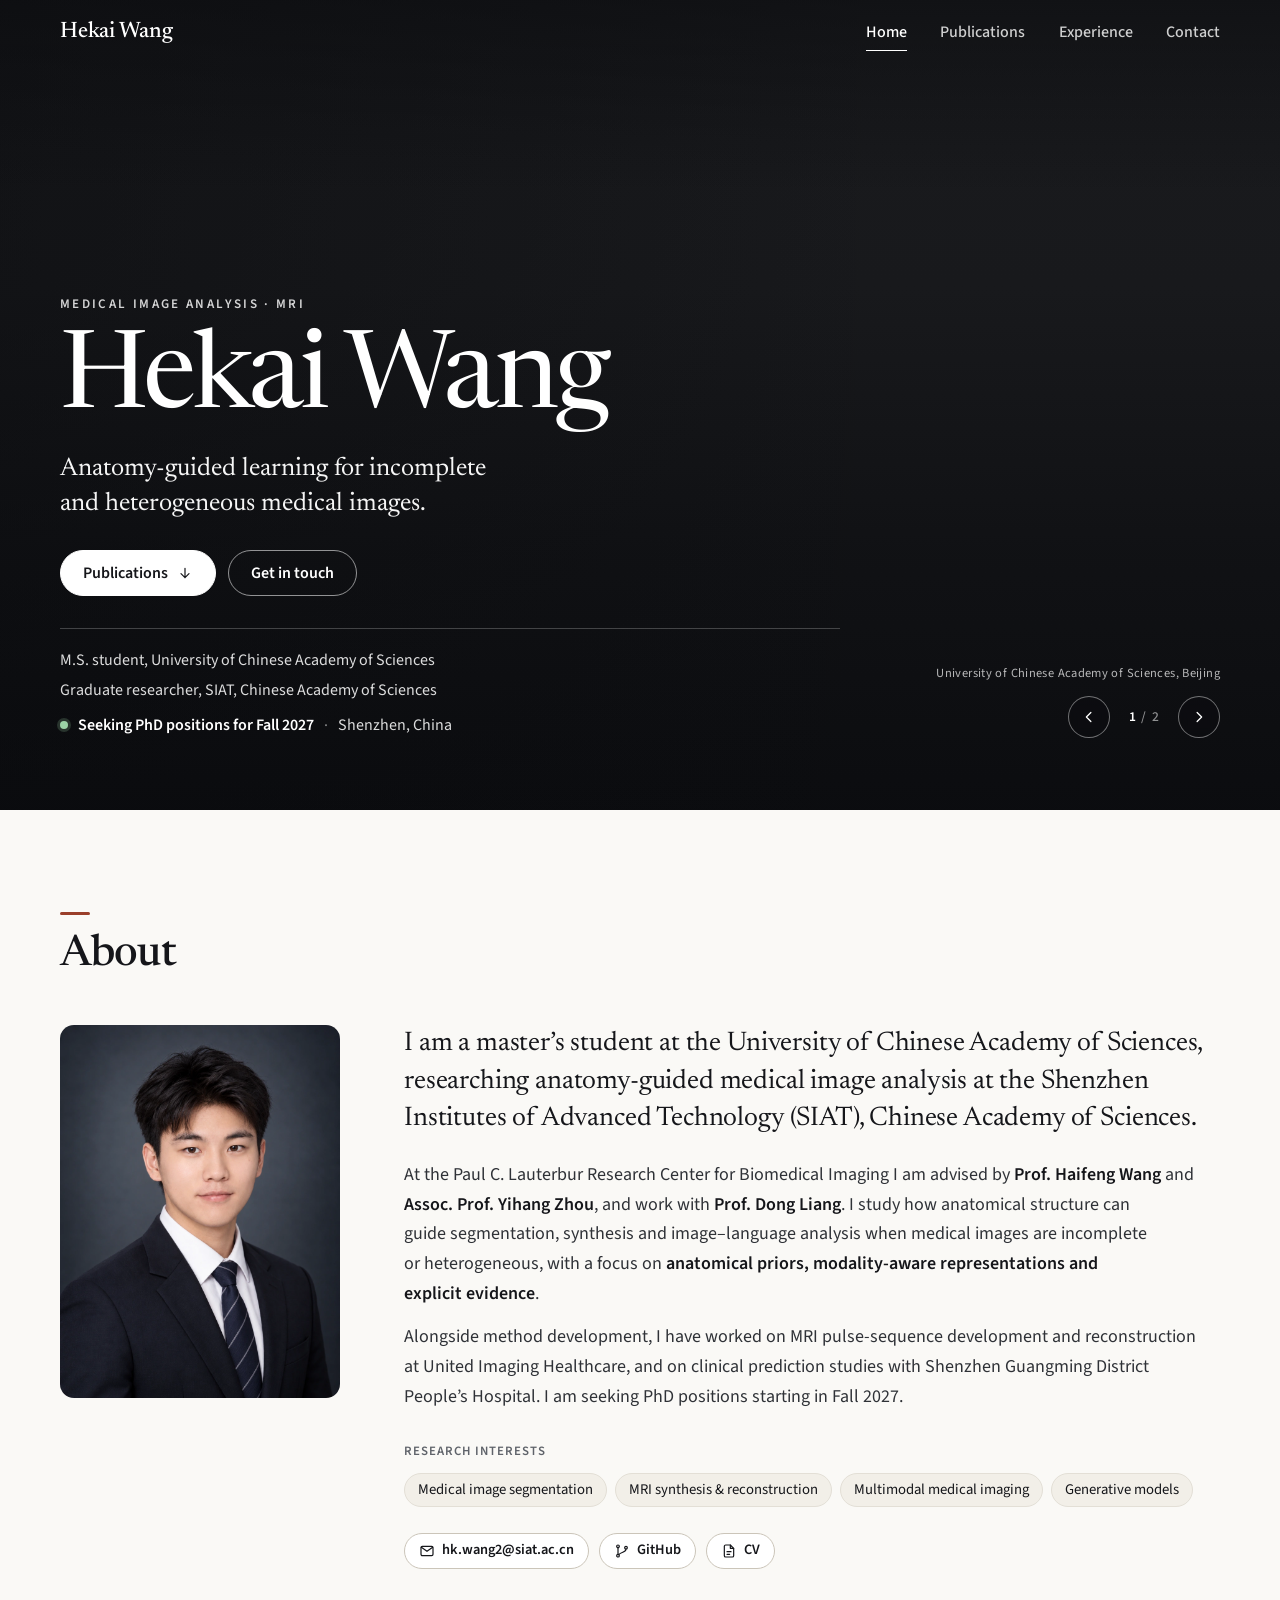
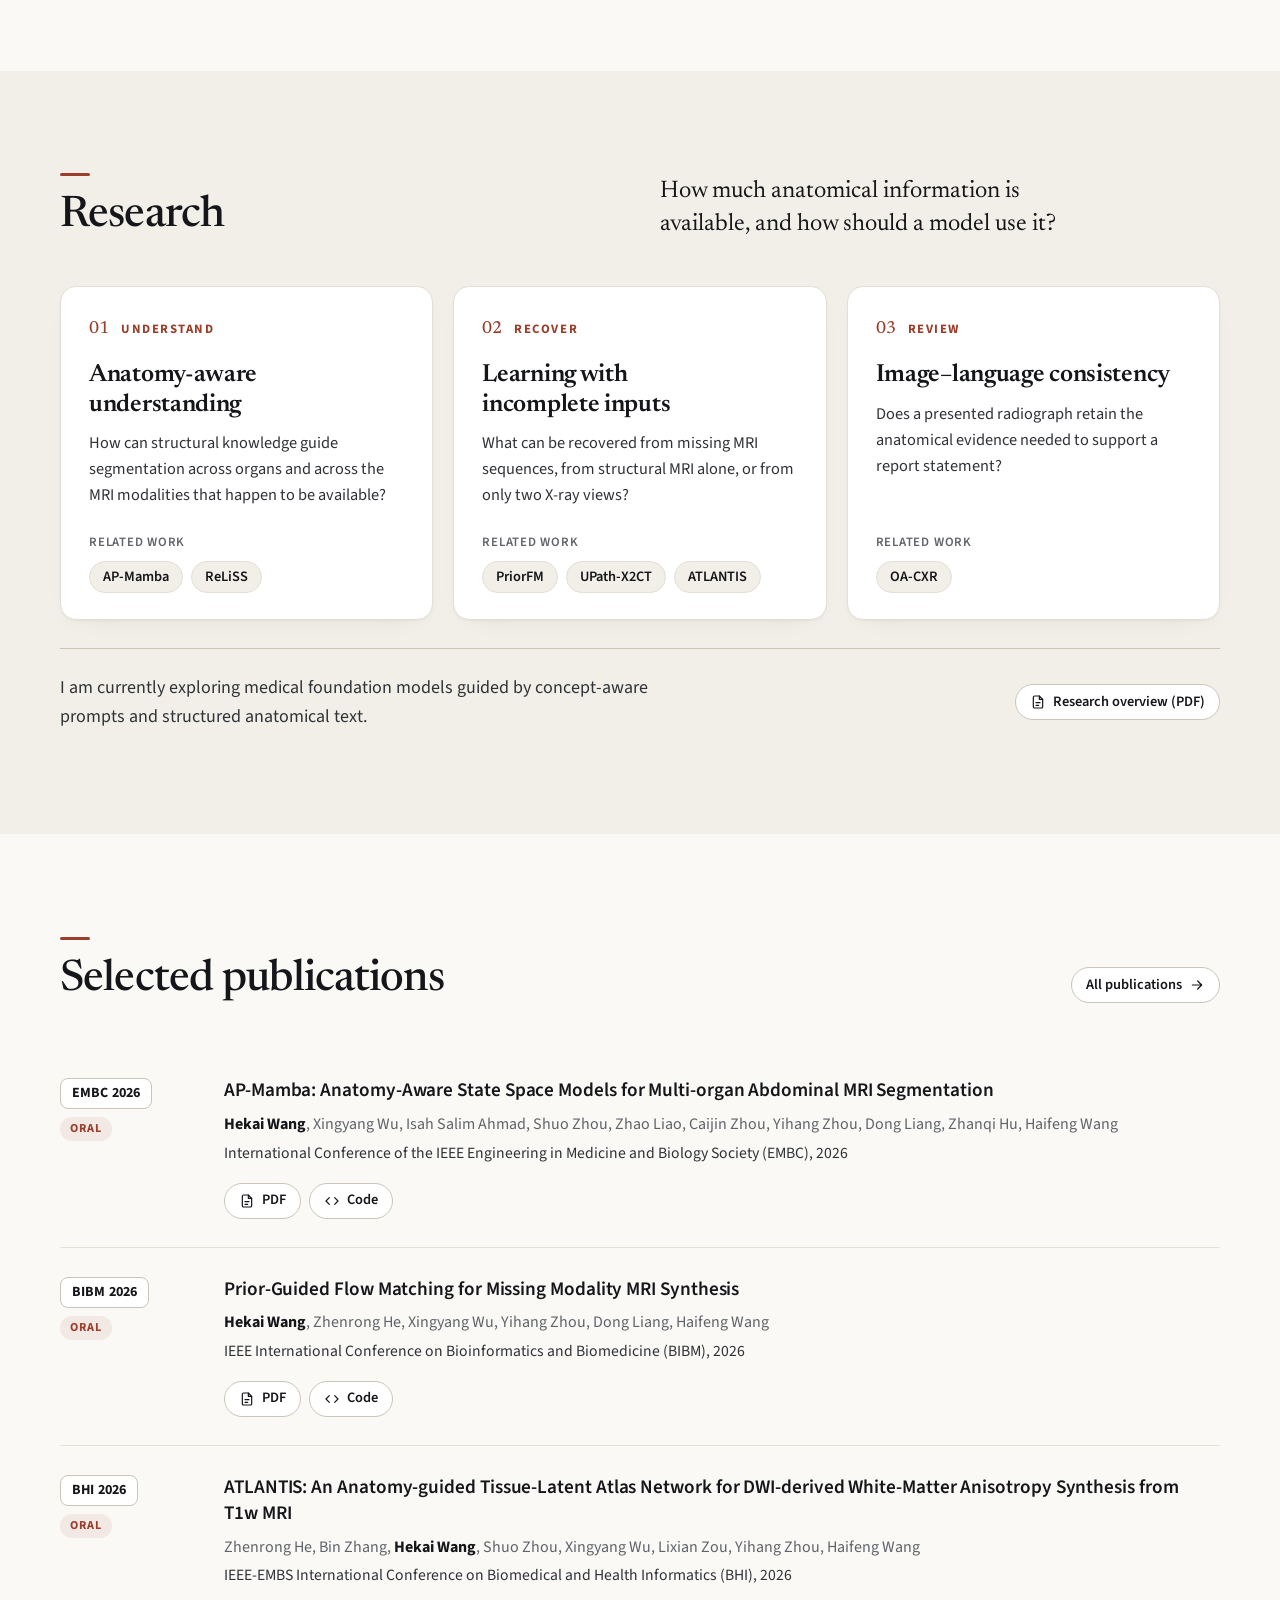
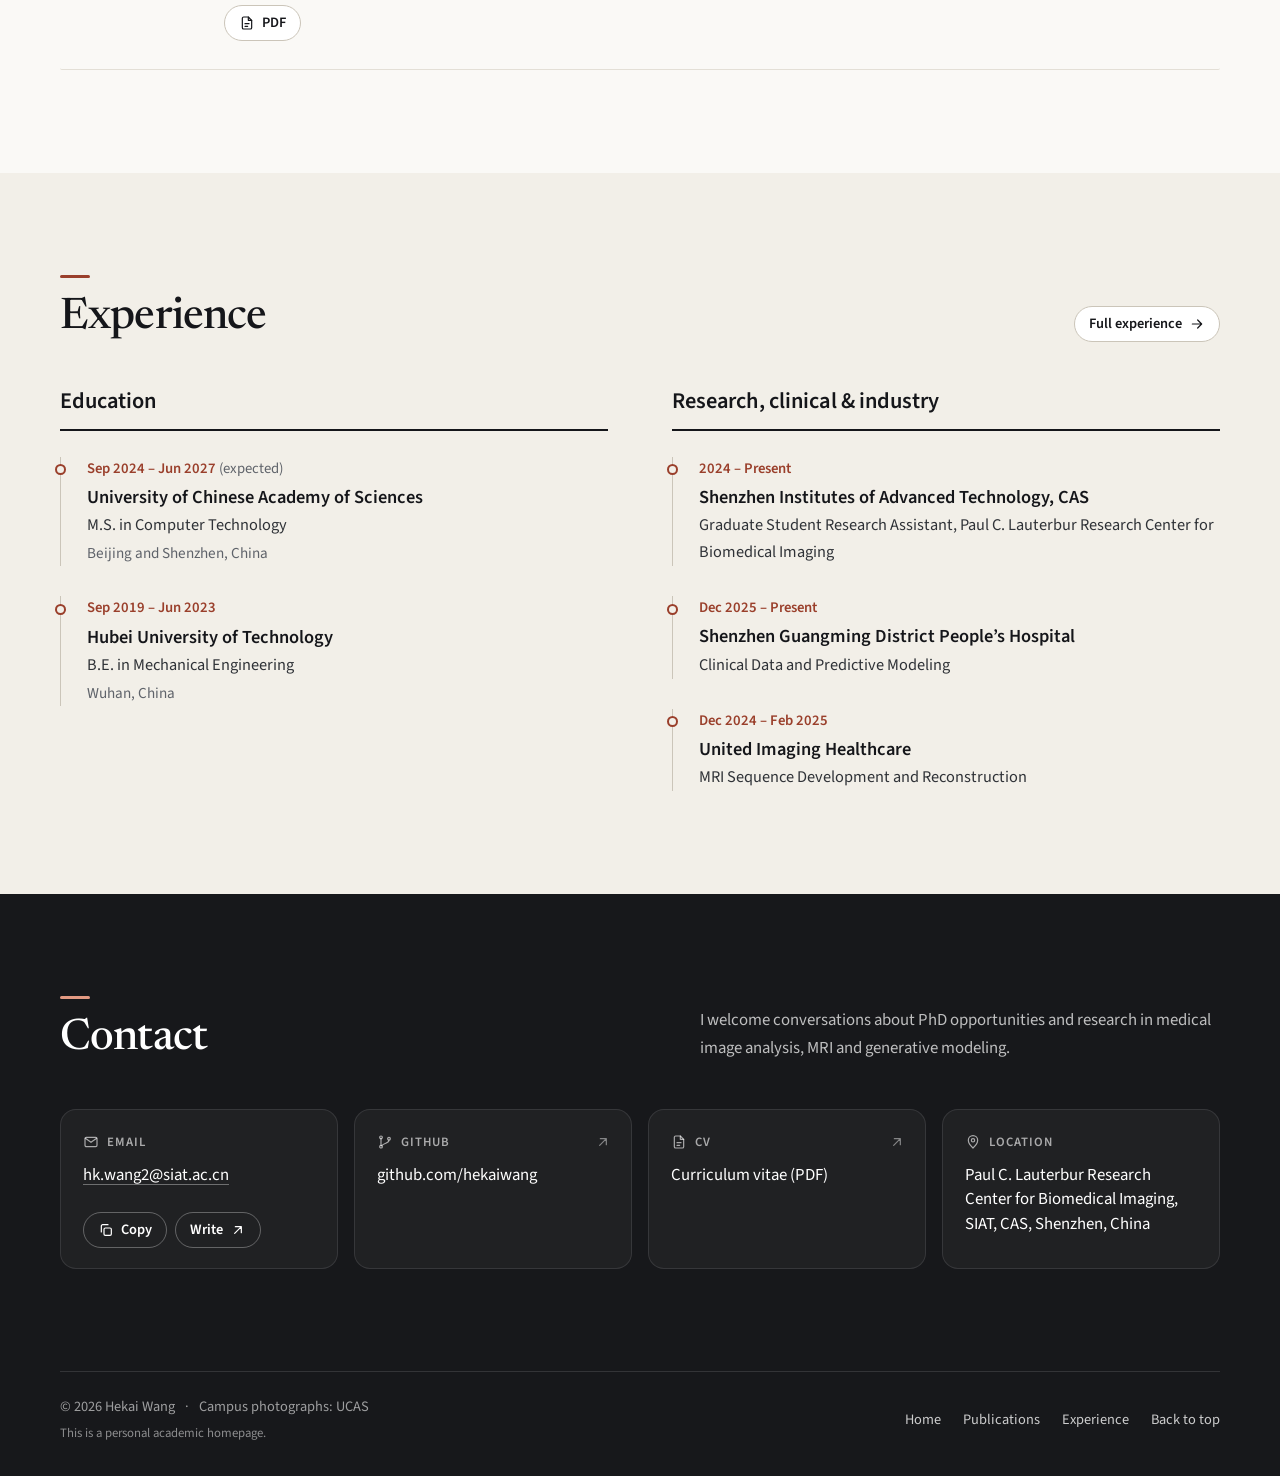
<file: index.html>
<!doctype html>
<html lang="en">
<head>
<meta charset="utf-8">
<meta name="viewport" content="width=device-width, initial-scale=1, viewport-fit=cover">
<title>Hekai Wang — Medical Image Analysis</title>
<meta name="description" content="Hekai Wang is an M.S. student at the University of Chinese Academy of Sciences and a graduate researcher at SIAT, CAS, working on anatomy-guided medical image analysis. Seeking PhD positions for Fall 2027.">
<meta name="color-scheme" content="light dark">
<meta name="theme-color" content="#faf9f6" media="(prefers-color-scheme: light)">
<meta name="theme-color" content="#111214" media="(prefers-color-scheme: dark)">
<link rel="canonical" href="https://hekaiwang.github.io/">
<meta property="og:type" content="website">
<meta property="og:url" content="https://hekaiwang.github.io/">
<meta property="og:title" content="Hekai Wang — Medical Image Analysis">
<meta property="og:description" content="Hekai Wang is an M.S. student at the University of Chinese Academy of Sciences and a graduate researcher at SIAT, CAS, working on anatomy-guided medical image analysis. Seeking PhD positions for Fall 2027.">
<meta property="og:image" content="https://hekaiwang.github.io/assets/research-overview-preview.webp?v=3">
<link rel="icon" href="favicon.ico?v=2" sizes="16x16 32x32 48x48">
<link rel="icon" href="favicon-32.png?v=2" type="image/png" sizes="32x32">
<link rel="icon" href="favicon-192.png?v=2" type="image/png" sizes="192x192">
<link rel="apple-touch-icon" href="apple-touch-icon.png?v=2">
<link rel="preload" href="assets/newsreader-latin.woff2" as="font" type="font/woff2" crossorigin>
<link rel="preload" href="assets/source-sans-3-latin.woff2" as="font" type="font/woff2" crossorigin>
<link rel="preload" href="assets/hero-phone-sunset.webp" as="image" media="(max-width: 760px), (max-aspect-ratio: 4/5)">
<link rel="preload" href="assets/hero-ucas-gate.webp" as="image" media="(min-width: 761px) and (min-aspect-ratio: 4/5)">
<script>document.documentElement.classList.add('js')</script>
<link rel="stylesheet" href="style.css?v=14">
<script src="site.js?v=14" defer></script>
</head>
<body>
<svg width="0" height="0" style="position:absolute" aria-hidden="true" focusable="false">
  <symbol id="i-doc" viewBox="0 0 24 24"><path d="M14 3H7a2 2 0 0 0-2 2v14a2 2 0 0 0 2 2h10a2 2 0 0 0 2-2V8z"/><path d="M14 3v5h5M9 13h6M9 17h4"/></symbol>
  <symbol id="i-code" viewBox="0 0 24 24"><path d="m8 7-5 5 5 5M16 7l5 5-5 5"/></symbol>
  <symbol id="i-chev" viewBox="0 0 24 24"><path d="m6 9 6 6 6-6"/></symbol>
  <symbol id="i-left" viewBox="0 0 24 24"><path d="m14.5 6-6 6 6 6"/></symbol>
  <symbol id="i-right" viewBox="0 0 24 24"><path d="m9.5 6 6 6-6 6"/></symbol>
  <symbol id="i-ext" viewBox="0 0 24 24"><path d="M7 17 17 7M8 7h9v9"/></symbol>
  <symbol id="i-arrow" viewBox="0 0 24 24"><path d="M5 12h14M13 6l6 6-6 6"/></symbol>
  <symbol id="i-down" viewBox="0 0 24 24"><path d="M12 5v14M6 13l6 6 6-6"/></symbol>
  <symbol id="i-mail" viewBox="0 0 24 24"><rect x="3" y="5" width="18" height="14" rx="2"/><path d="m3.5 6.5 8.5 6 8.5-6"/></symbol>
  <symbol id="i-copy" viewBox="0 0 24 24"><rect x="9" y="9" width="11" height="11" rx="2"/><path d="M5 15V6a2 2 0 0 1 2-2h8"/></symbol>
  <symbol id="i-check" viewBox="0 0 24 24"><path d="m5 12.5 4.5 4.5L19 7.5"/></symbol>
  <symbol id="i-pin" viewBox="0 0 24 24"><path d="M12 21s-7-6.2-7-11.5a7 7 0 0 1 14 0C19 14.8 12 21 12 21z"/><circle cx="12" cy="9.5" r="2.5"/></symbol>
  <symbol id="i-branch" viewBox="0 0 24 24"><circle cx="6" cy="5" r="2"/><circle cx="6" cy="19" r="2"/><circle cx="18" cy="7" r="2"/><path d="M6 7v10M18 9c0 5-6 4-11 8.5"/></symbol>
</svg>

<a class="skip" href="#main">Skip to content</a>

<header class="site-header">
  <div class="wrap bar">
    <a class="brand" href="#top">Hekai Wang</a>
    <nav class="nav" id="site-nav" aria-label="Primary">
      <a href="#top" aria-current="page">Home</a>
      <a href="#publications">Publications</a>
      <a href="#experience">Experience</a>
      <a href="#contact">Contact</a>
    </nav>
    <button class="menu-button" type="button" aria-expanded="false" aria-controls="site-nav"><span class="label">Menu</span><span class="menu-icon" aria-hidden="true"></span></button>
  </div>
</header>

<main id="main">

<section class="hero hero-home" id="top" aria-label="Introduction">
  <div class="hero-media" aria-hidden="true">
    <picture class="slide slide-first is-active" data-caption="University of Chinese Academy of Sciences, Beijing">
      <source media="(max-width: 760px), (max-aspect-ratio: 4/5)" srcset="assets/hero-phone-sunset.webp" width="1170" height="1620">
      <img src="assets/hero-ucas-gate.webp" alt="" width="2576" height="1096" fetchpriority="high" decoding="async">
    </picture>
    <img class="slide slide-aerial only-desk" data-src="assets/hero-ucas-aerial.webp" data-caption="University of Chinese Academy of Sciences, Beijing" alt="" width="2560" height="1707" decoding="async">
    <img class="slide slide-night only-phone" data-src="assets/hero-phone-night.webp" alt="" width="1170" height="1755" decoding="async">
    <img class="slide slide-ginkgo only-phone" data-src="assets/hero-phone-ginkgo.webp" alt="" width="1170" height="1796" decoding="async">
  </div>
  <div class="hero-inner">
    <div class="wrap hero-row">
      <div class="hero-text">
        <p class="hero-kicker">Medical image analysis · MRI</p>
        <h1>Hekai Wang</h1>
        <p class="hero-lede">Anatomy-guided learning for incomplete and heterogeneous medical images.</p>
        <div class="hero-actions">
          <a class="hbtn hbtn-solid" href="#publications">Publications<svg class="i" aria-hidden="true"><use href="#i-down"/></svg></a>
          <a class="hbtn" href="#contact">Get in touch</a>
        </div>
        <div class="hero-foot">
          <ul class="hero-meta">
            <li>M.S. student, University of Chinese Academy of Sciences</li>
            <li>Graduate researcher, SIAT, Chinese Academy of Sciences</li>
          </ul>
          <p class="hero-status"><span class="status-dot" aria-hidden="true"></span><span>Seeking PhD positions for Fall 2027</span><span class="hero-sep" aria-hidden="true">·</span><span class="hero-loc">Shenzhen, China</span></p>
        </div>
      </div>
      <div class="hero-controls" role="group" aria-label="Campus photographs">
        <p class="hero-caption">University of Chinese Academy of Sciences, Beijing</p>
        <div class="hc-nav">
          <button class="hc-btn" type="button" data-hero-step="-1" aria-label="Previous photograph"><svg class="i" aria-hidden="true"><use href="#i-left"/></svg></button>
          <span class="hc-count" aria-live="polite"><span class="hc-now">1</span><span class="hc-sep">/</span><span class="hc-total">2</span></span>
          <button class="hc-btn" type="button" data-hero-step="1" aria-label="Next photograph"><svg class="i" aria-hidden="true"><use href="#i-right"/></svg></button>
        </div>
        <div class="hc-dots" role="group" aria-label="Choose photograph"></div>
      </div>
    </div>
  </div>
</section>

<section class="section" aria-labelledby="about-title">
  <div class="wrap" id="about">
    <header class="section-header">
      <h2 class="section-title" id="about-title">About</h2>
    </header>
    <div class="about">
      <figure class="portrait">
        <img src="assets/hekai-wang-portrait.webp" alt="Portrait of Hekai Wang" width="900" height="1200" loading="lazy" decoding="async">
      </figure>
      <div class="about-text">
        <p class="lead">I am a master’s student at the University of Chinese Academy of Sciences, researching anatomy-guided medical image analysis at the Shenzhen Institutes of Advanced Technology (SIAT), Chinese Academy of Sciences.</p>
        <p>At the Paul C. Lauterbur Research Center for Biomedical Imaging I am advised by <strong>Prof. Haifeng Wang</strong> and <strong>Assoc. Prof. Yihang Zhou</strong>, and work with <strong>Prof. Dong Liang</strong>. I study how anatomical structure can guide segmentation, synthesis and image–language analysis when medical images are incomplete or heterogeneous, with a focus on <strong>anatomical priors, modality-aware representations and explicit evidence</strong>.</p>
        <p>Alongside method development, I have worked on MRI pulse-sequence development and reconstruction at United Imaging Healthcare, and on clinical prediction studies with Shenzhen Guangming District People’s Hospital. I am seeking PhD positions starting in Fall 2027.</p>
        <div class="interests">
          <p class="mini-label">Research interests</p>
          <ul class="chips">
            <li>Medical image segmentation</li>
            <li>MRI synthesis &amp; reconstruction</li>
            <li>Multimodal medical imaging</li>
            <li>Generative models</li>
          </ul>
        </div>
        <div class="about-links">
          <a class="btn-s" href="mailto:hk.wang2@siat.ac.cn"><svg class="i" aria-hidden="true"><use href="#i-mail"/></svg>hk.wang2@siat.ac.cn</a>
          <a class="btn-s" href="https://github.com/hekaiwang" target="_blank" rel="noopener"><svg class="i" aria-hidden="true"><use href="#i-branch"/></svg>GitHub</a>
          <a class="btn-s" href="assets/hekai-wang-cv.pdf?v=2" target="_blank" rel="noopener"><svg class="i" aria-hidden="true"><use href="#i-doc"/></svg>CV</a>
        </div>
      </div>
    </div>
  </div>
</section>

<section class="section tone" aria-labelledby="research-title">
  <div class="wrap" id="research">
    <header class="section-header">
      <h2 class="section-title" id="research-title">Research</h2>
      <p class="section-desc section-question">How much anatomical information is available, and how should a model use it?</p>
    </header>
    <div class="cards">
      <article class="card">
        <p class="card-top"><span class="card-num">01</span><span class="card-kicker">Understand</span></p>
        <h3>Anatomy-aware understanding</h3>
        <p>How can structural knowledge guide segmentation across organs and across the MRI modalities that happen to be available?</p>
        <p class="card-links"><span class="card-links-label">Related work</span><a class="tag" href="publications.html#pub-ap-mamba">AP-Mamba</a><a class="tag" href="publications.html#pub-reliss">ReLiSS</a></p>
      </article>
      <article class="card">
        <p class="card-top"><span class="card-num">02</span><span class="card-kicker">Recover</span></p>
        <h3>Learning with incomplete inputs</h3>
        <p>What can be recovered from missing MRI sequences, from structural MRI alone, or from only two X-ray views?</p>
        <p class="card-links"><span class="card-links-label">Related work</span><a class="tag" href="publications.html#pub-prior-flow">PriorFM</a><a class="tag" href="publications.html#pub-upath">UPath-X2CT</a><a class="tag" href="publications.html#pub-atlantis">ATLANTIS</a></p>
      </article>
      <article class="card">
        <p class="card-top"><span class="card-num">03</span><span class="card-kicker">Review</span></p>
        <h3>Image–language consistency</h3>
        <p>Does a presented radiograph retain the anatomical evidence needed to support a report statement?</p>
        <p class="card-links"><span class="card-links-label">Related work</span><a class="tag" href="publications.html#pub-oa-cxr">OA-CXR</a></p>
      </article>
    </div>
    <div class="research-foot">
      <p>I am currently exploring medical foundation models guided by concept-aware prompts and structured anatomical text.</p>
      <a class="btn-s" href="assets/hekai-wang-research-overview.pdf?v=3" target="_blank" rel="noopener"><svg class="i" aria-hidden="true"><use href="#i-doc"/></svg>Research overview (PDF)</a>
    </div>
  </div>
</section>

<section class="section" aria-labelledby="selected-title">
  <div class="wrap" id="publications">
    <header class="section-header">
      <h2 class="section-title" id="selected-title">Selected publications</h2>
      <a class="btn-s btn-more" href="publications.html">All publications<svg class="i" aria-hidden="true"><use href="#i-arrow"/></svg></a>
    </header>
    <div class="pub-list">
    <article class="pub">
        <div class="pub-badge"><span class="venue">EMBC 2026</span><span class="flag flag-oral">Oral</span></div>
        <div class="pub-main">
          <h3 class="pub-title"><a href="papers/ap-mamba.pdf" target="_blank" rel="noopener">AP-Mamba: Anatomy-Aware State Space Models for Multi-organ Abdominal MRI Segmentation</a></h3>
          <p class="pub-authors"><b>Hekai Wang</b>, Xingyang Wu, Isah Salim Ahmad, Shuo Zhou, Zhao Liao, Caijin Zhou, Yihang Zhou, Dong Liang, Zhanqi Hu, Haifeng Wang</p>
          <p class="pub-venue">International Conference of the IEEE Engineering in Medicine and Biology Society (EMBC), 2026</p>
          <div class="pub-actions">
            <a class="btn-s" href="papers/ap-mamba.pdf" target="_blank" rel="noopener"><svg class="i" aria-hidden="true"><use href="#i-doc"/></svg>PDF</a>
            <a class="btn-s" href="https://github.com/hekaiwang/AP-MAMBA" target="_blank" rel="noopener"><svg class="i" aria-hidden="true"><use href="#i-code"/></svg>Code</a>
          </div>
        </div>
      </article>

    <article class="pub">
        <div class="pub-badge"><span class="venue">BIBM 2026</span><span class="flag flag-oral">Oral</span></div>
        <div class="pub-main">
          <h3 class="pub-title"><a href="papers/prior-flow.pdf" target="_blank" rel="noopener">Prior-Guided Flow Matching for Missing Modality MRI Synthesis</a></h3>
          <p class="pub-authors"><b>Hekai Wang</b>, Zhenrong He, Xingyang Wu, Yihang Zhou, Dong Liang, Haifeng Wang</p>
          <p class="pub-venue">IEEE International Conference on Bioinformatics and Biomedicine (BIBM), 2026</p>
          <div class="pub-actions">
            <a class="btn-s" href="papers/prior-flow.pdf" target="_blank" rel="noopener"><svg class="i" aria-hidden="true"><use href="#i-doc"/></svg>PDF</a>
            <a class="btn-s" href="https://github.com/hekaiwang/PriorFM" target="_blank" rel="noopener"><svg class="i" aria-hidden="true"><use href="#i-code"/></svg>Code</a>
          </div>
        </div>
      </article>

    <article class="pub">
        <div class="pub-badge"><span class="venue">BHI 2026</span><span class="flag flag-oral">Oral</span></div>
        <div class="pub-main">
          <h3 class="pub-title"><a href="papers/atlantis.pdf" target="_blank" rel="noopener">ATLANTIS: An Anatomy-guided Tissue-Latent Atlas Network for DWI-derived White-Matter Anisotropy Synthesis from T1w MRI</a></h3>
          <p class="pub-authors">Zhenrong He, Bin Zhang, <b>Hekai Wang</b>, Shuo Zhou, Xingyang Wu, Lixian Zou, Yihang Zhou, Haifeng Wang</p>
          <p class="pub-venue">IEEE-EMBS International Conference on Biomedical and Health Informatics (BHI), 2026</p>
          <div class="pub-actions">
            <a class="btn-s" href="papers/atlantis.pdf" target="_blank" rel="noopener"><svg class="i" aria-hidden="true"><use href="#i-doc"/></svg>PDF</a>
          </div>
        </div>
      </article>
    </div>
  </div>
</section>

<section class="section tone" aria-labelledby="xp-title">
  <div class="wrap" id="experience">
    <header class="section-header">
      <h2 class="section-title" id="xp-title">Experience</h2>
      <a class="btn-s btn-more" href="experience.html">Full experience<svg class="i" aria-hidden="true"><use href="#i-arrow"/></svg></a>
    </header>
    <div class="xp-grid">
      <div class="xp-group">
        <h3 class="group-title">Education</h3>
        <div class="timeline">
          <div class="xp">
            <p class="xp-date">Sep 2024 – Jun 2027 <span>(expected)</span></p>
            <h4>University of Chinese Academy of Sciences</h4>
            <p class="xp-role">M.S. in Computer Technology</p>
            <p class="xp-where">Beijing and Shenzhen, China</p>
          </div>
          <div class="xp">
            <p class="xp-date">Sep 2019 – Jun 2023</p>
            <h4>Hubei University of Technology</h4>
            <p class="xp-role">B.E. in Mechanical Engineering</p>
            <p class="xp-where">Wuhan, China</p>
          </div>
        </div>
      </div>
      <div class="xp-group">
        <h3 class="group-title">Research, clinical &amp; industry</h3>
        <div class="timeline">
          <div class="xp">
            <p class="xp-date">2024 – Present</p>
            <h4>Shenzhen Institutes of Advanced Technology, CAS</h4>
            <p class="xp-role">Graduate Student Research Assistant, Paul C. Lauterbur Research Center for Biomedical Imaging</p>
          </div>
          <div class="xp">
            <p class="xp-date">Dec 2025 – Present</p>
            <h4>Shenzhen Guangming District People’s Hospital</h4>
            <p class="xp-role">Clinical Data and Predictive Modeling</p>
          </div>
          <div class="xp">
            <p class="xp-date">Dec 2024 – Feb 2025</p>
            <h4>United Imaging Healthcare</h4>
            <p class="xp-role">MRI Sequence Development and Reconstruction</p>
          </div>
        </div>
      </div>
    </div>
  </div>
</section>

<section class="section band" aria-labelledby="contact-title">
  <div class="wrap" id="contact">
    <header class="section-header">
      <h2 class="section-title" id="contact-title">Contact</h2>
      <p class="section-desc">I welcome conversations about PhD opportunities and research in medical image analysis, MRI and generative modeling.</p>
    </header>
    <div class="contact-grid">
      <div class="c-card">
        <p class="c-label"><svg class="i" aria-hidden="true"><use href="#i-mail"/></svg>Email</p>
        <p class="c-value"><a href="mailto:hk.wang2@siat.ac.cn" id="email-address">hk.wang2@siat.ac.cn</a></p>
        <div class="c-actions">
          <button class="btn-s" type="button" data-copy="hk.wang2@siat.ac.cn"><svg class="i i-idle" aria-hidden="true"><use href="#i-copy"/></svg><svg class="i i-done" aria-hidden="true"><use href="#i-check"/></svg><span class="label">Copy</span></button>
          <a class="btn-s" href="mailto:hk.wang2@siat.ac.cn">Write<svg class="i" aria-hidden="true"><use href="#i-ext"/></svg></a>
        </div>
      </div>
      <a class="c-card c-link" href="https://github.com/hekaiwang" target="_blank" rel="noopener">
        <p class="c-label"><svg class="i" aria-hidden="true"><use href="#i-branch"/></svg>GitHub</p>
        <p class="c-value">github.com/hekaiwang</p>
        <span class="c-go" aria-hidden="true"><svg class="i"><use href="#i-ext"/></svg></span>
      </a>
      <a class="c-card c-link" href="assets/hekai-wang-cv.pdf?v=2" target="_blank" rel="noopener">
        <p class="c-label"><svg class="i" aria-hidden="true"><use href="#i-doc"/></svg>CV</p>
        <p class="c-value">Curriculum vitae (PDF)</p>
        <span class="c-go" aria-hidden="true"><svg class="i"><use href="#i-ext"/></svg></span>
      </a>
      <div class="c-card">
        <p class="c-label"><svg class="i" aria-hidden="true"><use href="#i-pin"/></svg>Location</p>
        <p class="c-value">Paul C. Lauterbur Research Center for Biomedical Imaging, SIAT, CAS, Shenzhen, China</p>
      </div>
    </div>
  </div>
</section>

</main>

<footer class="site-footer">
  <div class="wrap footer-row">
    <div class="footer-meta">
      <p>© 2026 Hekai Wang<span class="dot-sep" aria-hidden="true">·</span>Campus photographs: UCAS</p>
      <p class="footer-note">This is a personal academic homepage.</p>
    </div>
    <nav class="footer-nav" aria-label="Footer">
      <a href="index.html">Home</a>
      <a href="publications.html">Publications</a>
      <a href="experience.html">Experience</a>
      <a href="#top">Back to top</a>
    </nav>
  </div>
</footer>

<p class="visually-hidden" id="live" role="status" aria-live="polite"></p>
</body>
</html>
</file>
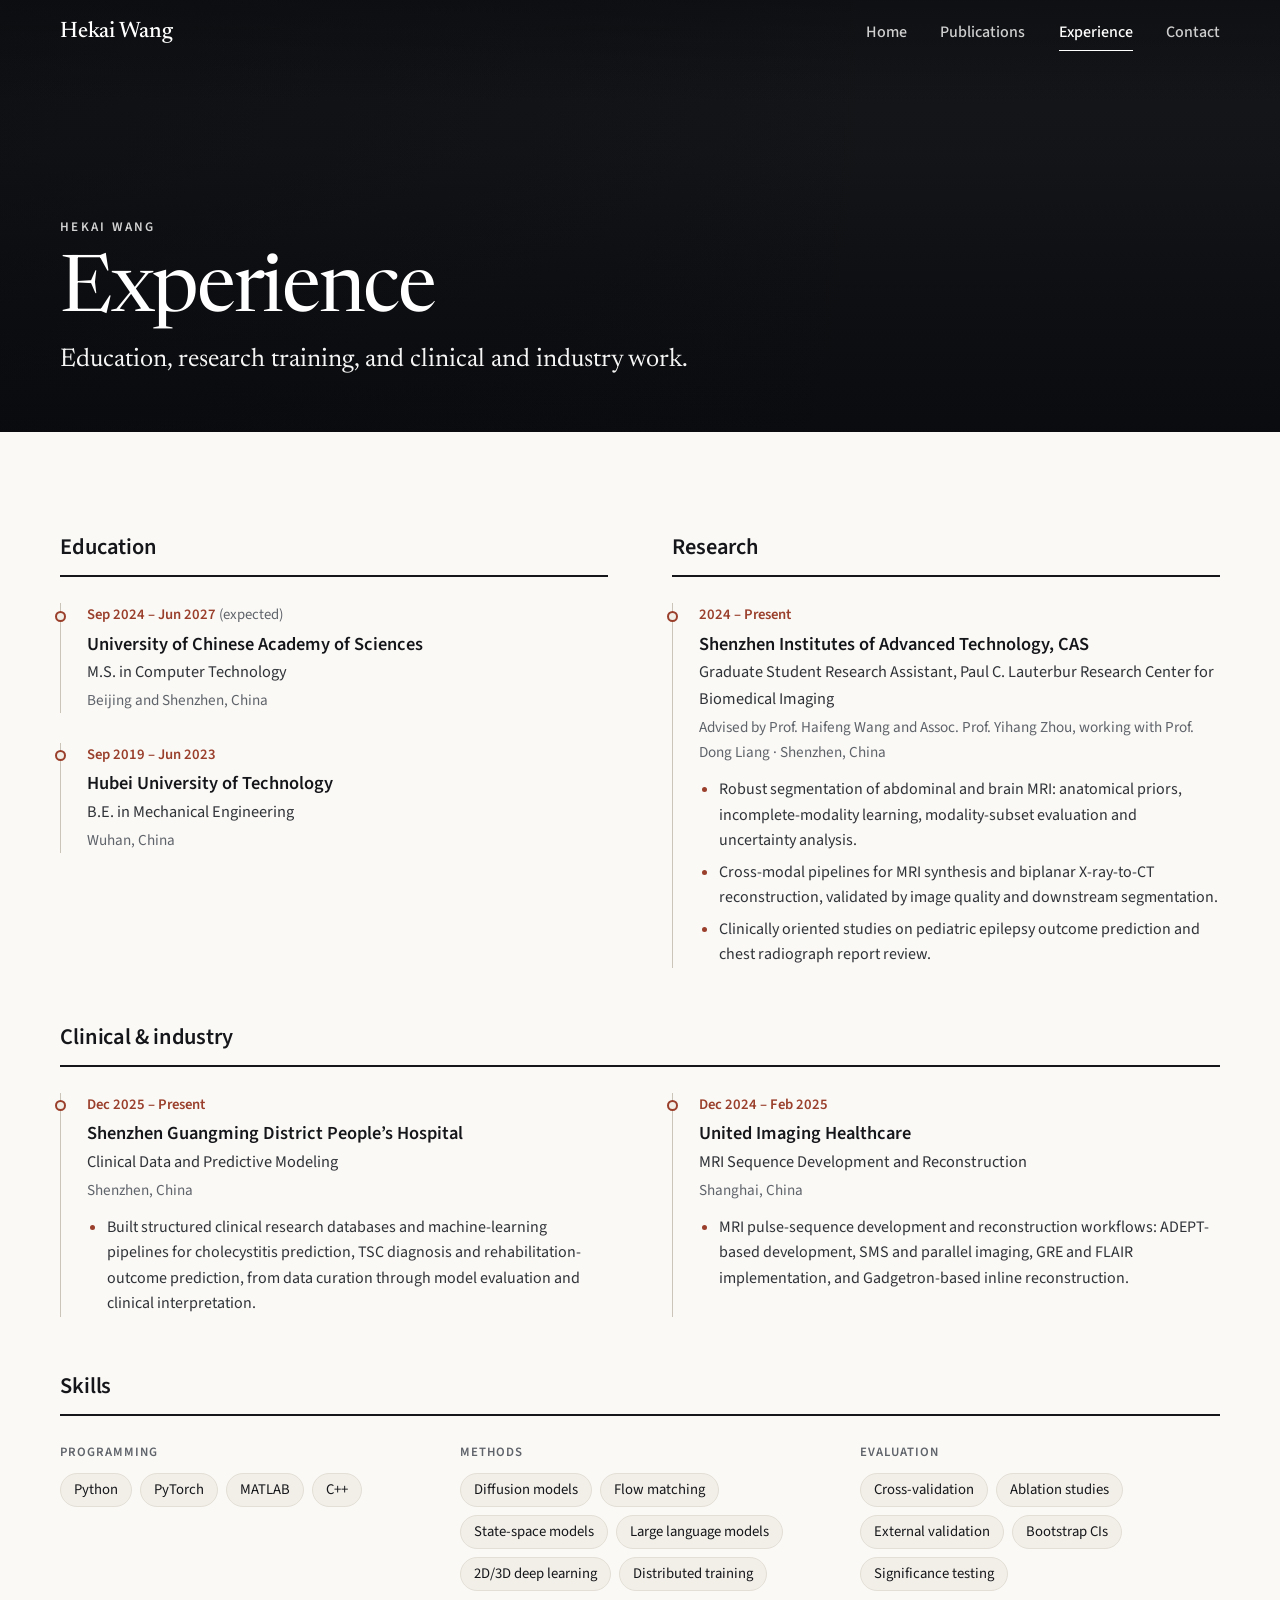
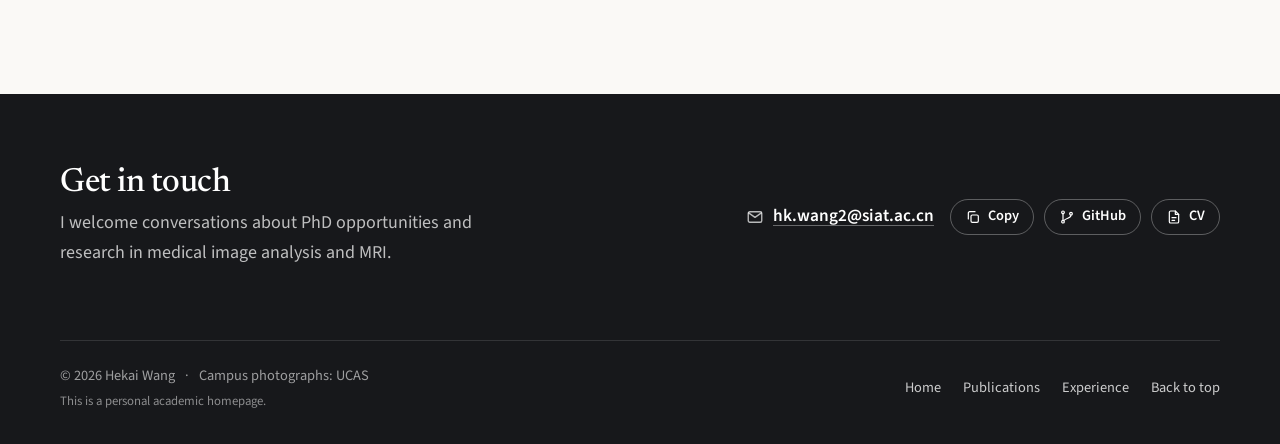
<file: experience.html>
<!doctype html>
<html lang="en">
<head>
<meta charset="utf-8">
<meta name="viewport" content="width=device-width, initial-scale=1, viewport-fit=cover">
<title>Experience — Hekai Wang</title>
<meta name="description" content="Education, research and clinical & industry experience of Hekai Wang: UCAS, SIAT CAS, United Imaging Healthcare and Shenzhen Guangming District People’s Hospital.">
<meta name="color-scheme" content="light dark">
<meta name="theme-color" content="#faf9f6" media="(prefers-color-scheme: light)">
<meta name="theme-color" content="#111214" media="(prefers-color-scheme: dark)">
<link rel="canonical" href="https://hekaiwang.github.io/experience.html">
<meta property="og:type" content="website">
<meta property="og:url" content="https://hekaiwang.github.io/experience.html">
<meta property="og:title" content="Experience — Hekai Wang">
<meta property="og:description" content="Education, research and clinical & industry experience of Hekai Wang: UCAS, SIAT CAS, United Imaging Healthcare and Shenzhen Guangming District People’s Hospital.">
<meta property="og:image" content="https://hekaiwang.github.io/assets/research-overview-preview.webp?v=3">
<link rel="icon" href="favicon.ico?v=2" sizes="16x16 32x32 48x48">
<link rel="icon" href="favicon-32.png?v=2" type="image/png" sizes="32x32">
<link rel="icon" href="favicon-192.png?v=2" type="image/png" sizes="192x192">
<link rel="apple-touch-icon" href="apple-touch-icon.png?v=2">
<link rel="preload" href="assets/newsreader-latin.woff2" as="font" type="font/woff2" crossorigin>
<link rel="preload" href="assets/source-sans-3-latin.woff2" as="font" type="font/woff2" crossorigin>
<link rel="preload" href="assets/hero-phone-ginkgo.webp" as="image" media="(max-width: 760px), (max-aspect-ratio: 4/5)">
<link rel="preload" href="assets/hero-ucas-gate.webp" as="image" media="(min-width: 761px) and (min-aspect-ratio: 4/5)">
<script>document.documentElement.classList.add('js')</script>
<link rel="stylesheet" href="style.css?v=14">
<script src="site.js?v=14" defer></script>
</head>
<body>
<svg width="0" height="0" style="position:absolute" aria-hidden="true" focusable="false">
  <symbol id="i-doc" viewBox="0 0 24 24"><path d="M14 3H7a2 2 0 0 0-2 2v14a2 2 0 0 0 2 2h10a2 2 0 0 0 2-2V8z"/><path d="M14 3v5h5M9 13h6M9 17h4"/></symbol>
  <symbol id="i-code" viewBox="0 0 24 24"><path d="m8 7-5 5 5 5M16 7l5 5-5 5"/></symbol>
  <symbol id="i-chev" viewBox="0 0 24 24"><path d="m6 9 6 6 6-6"/></symbol>
  <symbol id="i-ext" viewBox="0 0 24 24"><path d="M7 17 17 7M8 7h9v9"/></symbol>
  <symbol id="i-arrow" viewBox="0 0 24 24"><path d="M5 12h14M13 6l6 6-6 6"/></symbol>
  <symbol id="i-down" viewBox="0 0 24 24"><path d="M12 5v14M6 13l6 6 6-6"/></symbol>
  <symbol id="i-mail" viewBox="0 0 24 24"><rect x="3" y="5" width="18" height="14" rx="2"/><path d="m3.5 6.5 8.5 6 8.5-6"/></symbol>
  <symbol id="i-copy" viewBox="0 0 24 24"><rect x="9" y="9" width="11" height="11" rx="2"/><path d="M5 15V6a2 2 0 0 1 2-2h8"/></symbol>
  <symbol id="i-check" viewBox="0 0 24 24"><path d="m5 12.5 4.5 4.5L19 7.5"/></symbol>
  <symbol id="i-pin" viewBox="0 0 24 24"><path d="M12 21s-7-6.2-7-11.5a7 7 0 0 1 14 0C19 14.8 12 21 12 21z"/><circle cx="12" cy="9.5" r="2.5"/></symbol>
  <symbol id="i-branch" viewBox="0 0 24 24"><circle cx="6" cy="5" r="2"/><circle cx="6" cy="19" r="2"/><circle cx="18" cy="7" r="2"/><path d="M6 7v10M18 9c0 5-6 4-11 8.5"/></symbol>
</svg>

<a class="skip" href="#main">Skip to content</a>

<header class="site-header">
  <div class="wrap bar">
    <a class="brand" href="index.html">Hekai Wang</a>
    <nav class="nav" id="site-nav" aria-label="Primary">
      <a href="index.html">Home</a>
      <a href="publications.html">Publications</a>
      <a href="experience.html" aria-current="page">Experience</a>
      <a href="#contact">Contact</a>
    </nav>
    <button class="menu-button" type="button" aria-expanded="false" aria-controls="site-nav"><span class="label">Menu</span><span class="menu-icon" aria-hidden="true"></span></button>
  </div>
</header>

<main id="main">

<section class="hero hero-page" id="top" aria-labelledby="page-title">
  <div class="hero-media" aria-hidden="true">
    <picture class="slide slide-first is-active band-xp">
      <source media="(max-width: 760px), (max-aspect-ratio: 4/5)" srcset="assets/hero-phone-ginkgo.webp" width="1170" height="1796">
      <img src="assets/hero-ucas-gate.webp" alt="" width="2576" height="1096" fetchpriority="high" decoding="async">
    </picture>
  </div>
  <div class="hero-inner">
    <div class="wrap">
      <p class="hero-kicker">Hekai Wang</p>
      <h1 id="page-title">Experience</h1>
      <p class="hero-lede">Education, research training, and clinical and industry work.</p>
    </div>
  </div>
</section>

<section class="section" aria-label="Experience">
  <div class="wrap" id="cv">
    <div class="xp-grid">
      <div class="xp-group">
        <h3 class="group-title">Education</h3>
        <div class="timeline">
          <div class="xp">
            <p class="xp-date">Sep 2024 – Jun 2027 <span>(expected)</span></p>
            <h4>University of Chinese Academy of Sciences</h4>
            <p class="xp-role">M.S. in Computer Technology</p>
            <p class="xp-where">Beijing and Shenzhen, China</p>
          </div>
          <div class="xp">
            <p class="xp-date">Sep 2019 – Jun 2023</p>
            <h4>Hubei University of Technology</h4>
            <p class="xp-role">B.E. in Mechanical Engineering</p>
            <p class="xp-where">Wuhan, China</p>
          </div>
        </div>
      </div>

      <div class="xp-group">
        <h3 class="group-title">Research</h3>
        <div class="timeline">
          <div class="xp">
            <p class="xp-date">2024 – Present</p>
            <h4>Shenzhen Institutes of Advanced Technology, CAS</h4>
            <p class="xp-role">Graduate Student Research Assistant, Paul C. Lauterbur Research Center for Biomedical Imaging</p>
            <p class="xp-where">Advised by Prof. Haifeng Wang and Assoc. Prof. Yihang Zhou, working with Prof. Dong Liang · Shenzhen, China</p>
            <ul>
              <li>Robust segmentation of abdominal and brain MRI: anatomical priors, incomplete-modality learning, modality-subset evaluation and uncertainty analysis.</li>
              <li>Cross-modal pipelines for MRI synthesis and biplanar X-ray-to-CT reconstruction, validated by image quality and downstream segmentation.</li>
              <li>Clinically oriented studies on pediatric epilepsy outcome prediction and chest radiograph report review.</li>
            </ul>
          </div>
        </div>
      </div>

      <div class="xp-group xp-wide">
        <h3 class="group-title">Clinical &amp; industry</h3>
        <div class="timeline timeline-2">
          <div class="xp">
            <p class="xp-date">Dec 2025 – Present</p>
            <h4>Shenzhen Guangming District People’s Hospital</h4>
            <p class="xp-role">Clinical Data and Predictive Modeling</p>
            <p class="xp-where">Shenzhen, China</p>
            <ul>
              <li>Built structured clinical research databases and machine-learning pipelines for cholecystitis prediction, TSC diagnosis and rehabilitation-outcome prediction, from data curation through model evaluation and clinical interpretation.</li>
            </ul>
          </div>
          <div class="xp">
            <p class="xp-date">Dec 2024 – Feb 2025</p>
            <h4>United Imaging Healthcare</h4>
            <p class="xp-role">MRI Sequence Development and Reconstruction</p>
            <p class="xp-where">Shanghai, China</p>
            <ul>
              <li>MRI pulse-sequence development and reconstruction workflows: ADEPT-based development, SMS and parallel imaging, GRE and FLAIR implementation, and Gadgetron-based inline reconstruction.</li>
            </ul>
          </div>
        </div>
      </div>

      <div class="xp-group xp-wide">
        <h3 class="group-title">Skills</h3>
        <div class="skills">
          <div><p class="mini-label">Programming</p><ul class="chips"><li>Python</li><li>PyTorch</li><li>MATLAB</li><li>C++</li></ul></div>
          <div><p class="mini-label">Methods</p><ul class="chips"><li>Diffusion models</li><li>Flow matching</li><li>State-space models</li><li>Large language models</li><li>2D/3D deep learning</li><li>Distributed training</li></ul></div>
          <div><p class="mini-label">Evaluation</p><ul class="chips"><li>Cross-validation</li><li>Ablation studies</li><li>External validation</li><li>Bootstrap CIs</li><li>Significance testing</li></ul></div>
        </div>
      </div>
    </div>
  </div>
</section>

</main>

<section class="band contact-strip" id="contact" aria-labelledby="contact-title">
  <div class="wrap strip-row">
    <div class="strip-text">
      <h2 class="strip-title" id="contact-title">Get in touch</h2>
      <p>I welcome conversations about PhD opportunities and research in medical image analysis and MRI.</p>
    </div>
    <div class="strip-actions">
      <a class="strip-email" href="mailto:hk.wang2@siat.ac.cn" id="email-address"><svg class="i" aria-hidden="true"><use href="#i-mail"/></svg>hk.wang2@siat.ac.cn</a>
      <button class="btn-s" type="button" data-copy="hk.wang2@siat.ac.cn"><svg class="i i-idle" aria-hidden="true"><use href="#i-copy"/></svg><svg class="i i-done" aria-hidden="true"><use href="#i-check"/></svg><span class="label">Copy</span></button>
      <a class="btn-s" href="https://github.com/hekaiwang" target="_blank" rel="noopener"><svg class="i" aria-hidden="true"><use href="#i-branch"/></svg>GitHub</a>
      <a class="btn-s" href="assets/hekai-wang-cv.pdf?v=2" target="_blank" rel="noopener"><svg class="i" aria-hidden="true"><use href="#i-doc"/></svg>CV</a>
    </div>
  </div>
</section>

<footer class="site-footer">
  <div class="wrap footer-row">
    <div class="footer-meta">
      <p>© 2026 Hekai Wang<span class="dot-sep" aria-hidden="true">·</span>Campus photographs: UCAS</p>
      <p class="footer-note">This is a personal academic homepage.</p>
    </div>
    <nav class="footer-nav" aria-label="Footer">
      <a href="index.html">Home</a>
      <a href="publications.html">Publications</a>
      <a href="experience.html">Experience</a>
      <a href="#top">Back to top</a>
    </nav>
  </div>
</footer>

<p class="visually-hidden" id="live" role="status" aria-live="polite"></p>
</body>
</html>
</file>
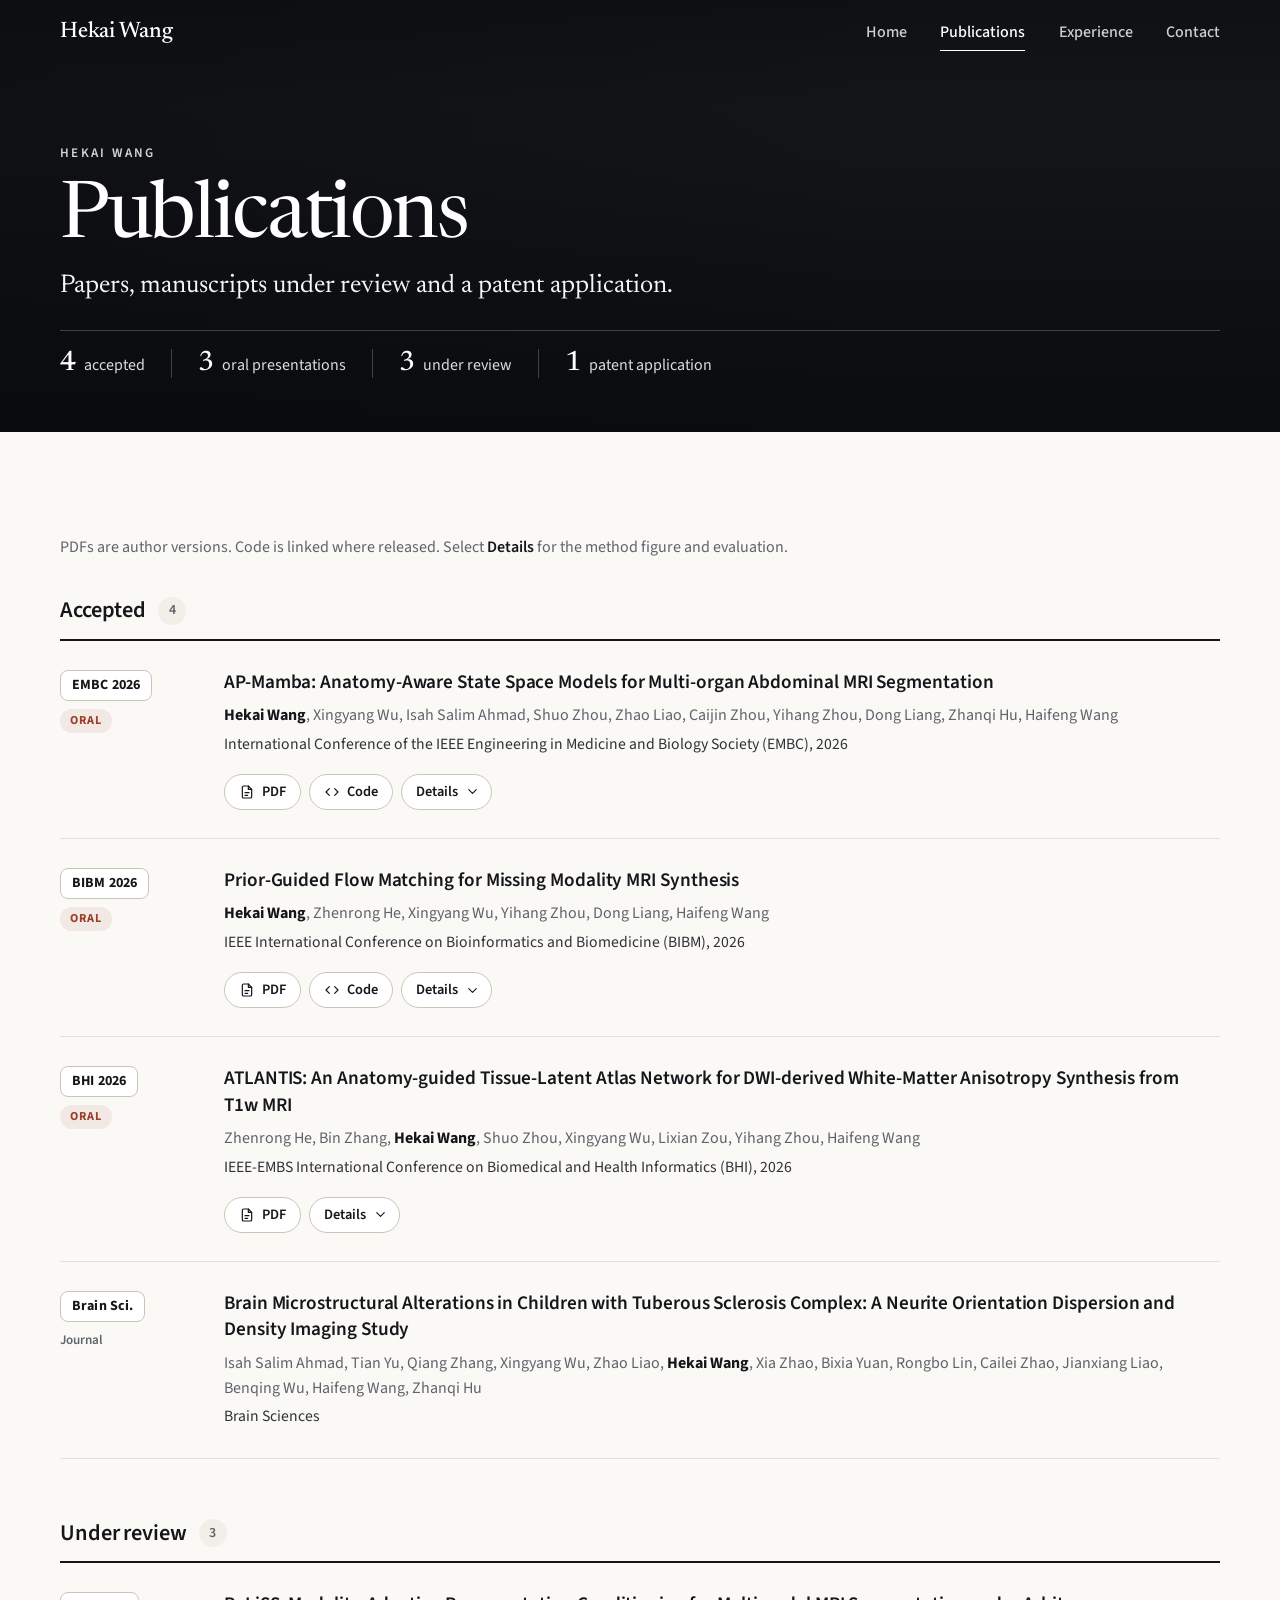
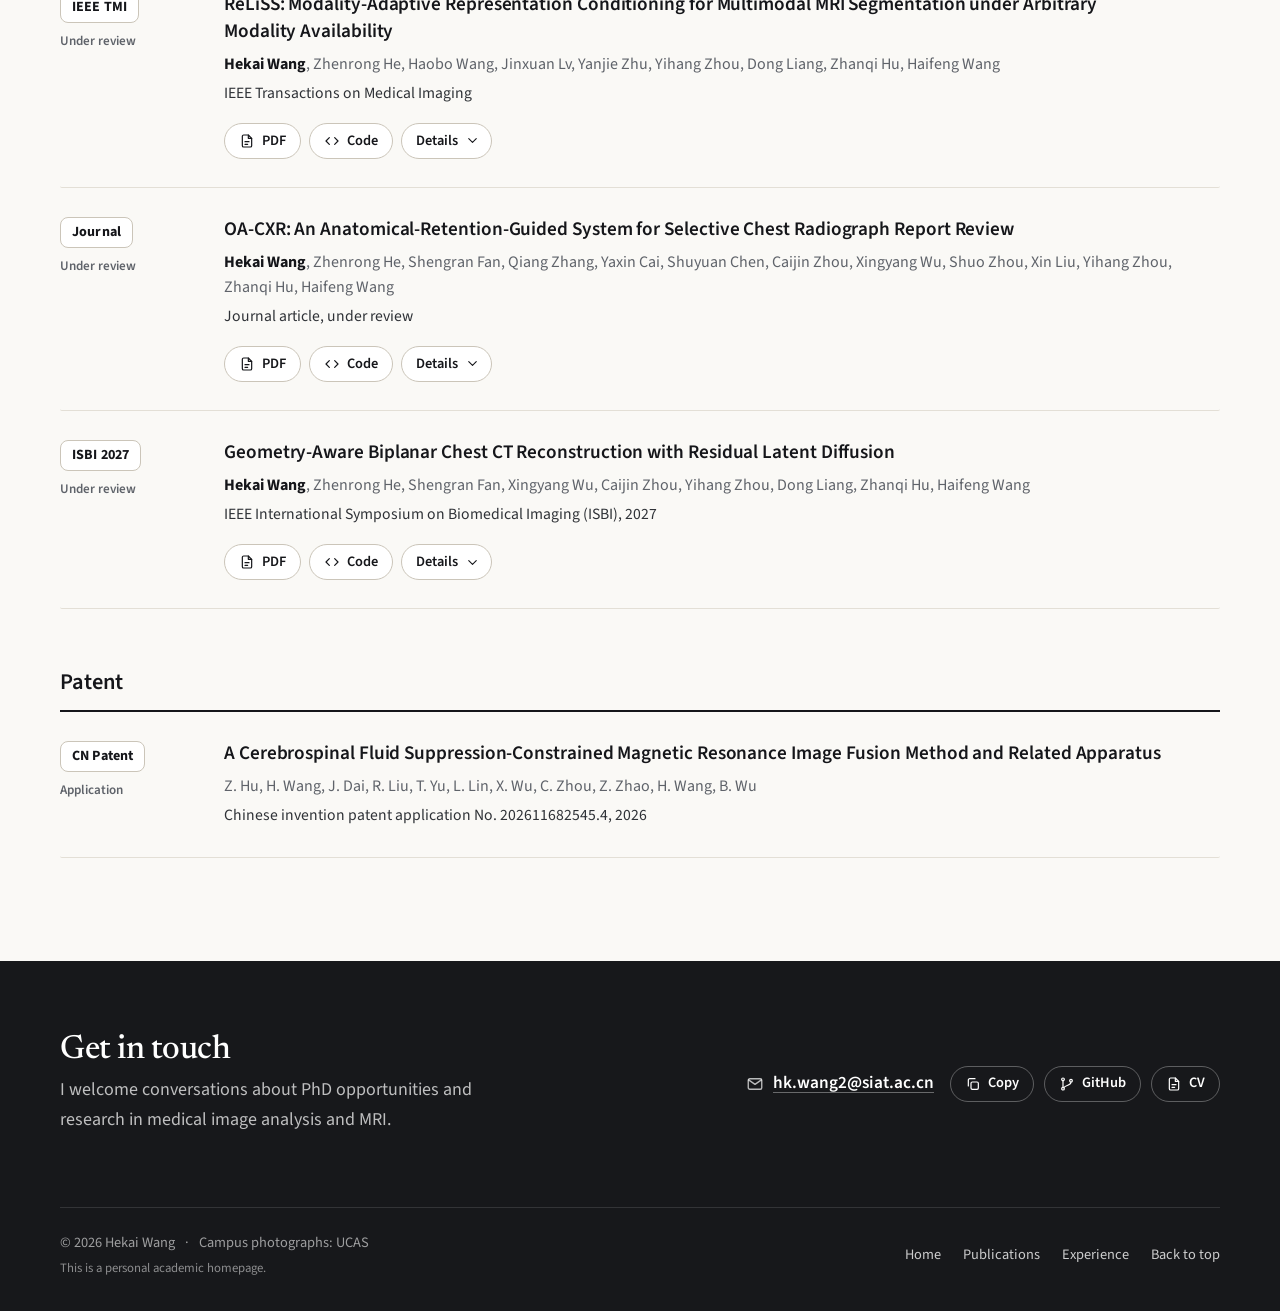
<file: publications.html>
<!doctype html>
<html lang="en">
<head>
<meta charset="utf-8">
<meta name="viewport" content="width=device-width, initial-scale=1, viewport-fit=cover">
<title>Publications — Hekai Wang</title>
<meta name="description" content="Publications, manuscripts under review and patents by Hekai Wang (UCAS / SIAT, CAS): MRI segmentation, synthesis, cross-modal reconstruction and report review.">
<meta name="color-scheme" content="light dark">
<meta name="theme-color" content="#faf9f6" media="(prefers-color-scheme: light)">
<meta name="theme-color" content="#111214" media="(prefers-color-scheme: dark)">
<link rel="canonical" href="https://hekaiwang.github.io/publications.html">
<meta property="og:type" content="website">
<meta property="og:url" content="https://hekaiwang.github.io/publications.html">
<meta property="og:title" content="Publications — Hekai Wang">
<meta property="og:description" content="Publications, manuscripts under review and patents by Hekai Wang (UCAS / SIAT, CAS): MRI segmentation, synthesis, cross-modal reconstruction and report review.">
<meta property="og:image" content="https://hekaiwang.github.io/assets/research-overview-preview.webp?v=3">
<link rel="icon" href="favicon.ico?v=2" sizes="16x16 32x32 48x48">
<link rel="icon" href="favicon-32.png?v=2" type="image/png" sizes="32x32">
<link rel="icon" href="favicon-192.png?v=2" type="image/png" sizes="192x192">
<link rel="apple-touch-icon" href="apple-touch-icon.png?v=2">
<link rel="preload" href="assets/newsreader-latin.woff2" as="font" type="font/woff2" crossorigin>
<link rel="preload" href="assets/source-sans-3-latin.woff2" as="font" type="font/woff2" crossorigin>
<link rel="preload" href="assets/hero-phone-night.webp" as="image" media="(max-width: 760px), (max-aspect-ratio: 4/5)">
<link rel="preload" href="assets/hero-ucas-aerial.webp" as="image" media="(min-width: 761px) and (min-aspect-ratio: 4/5)">
<script>document.documentElement.classList.add('js')</script>
<link rel="stylesheet" href="style.css?v=14">
<script src="site.js?v=14" defer></script>
</head>
<body>
<svg width="0" height="0" style="position:absolute" aria-hidden="true" focusable="false">
  <symbol id="i-doc" viewBox="0 0 24 24"><path d="M14 3H7a2 2 0 0 0-2 2v14a2 2 0 0 0 2 2h10a2 2 0 0 0 2-2V8z"/><path d="M14 3v5h5M9 13h6M9 17h4"/></symbol>
  <symbol id="i-code" viewBox="0 0 24 24"><path d="m8 7-5 5 5 5M16 7l5 5-5 5"/></symbol>
  <symbol id="i-chev" viewBox="0 0 24 24"><path d="m6 9 6 6 6-6"/></symbol>
  <symbol id="i-ext" viewBox="0 0 24 24"><path d="M7 17 17 7M8 7h9v9"/></symbol>
  <symbol id="i-arrow" viewBox="0 0 24 24"><path d="M5 12h14M13 6l6 6-6 6"/></symbol>
  <symbol id="i-down" viewBox="0 0 24 24"><path d="M12 5v14M6 13l6 6 6-6"/></symbol>
  <symbol id="i-mail" viewBox="0 0 24 24"><rect x="3" y="5" width="18" height="14" rx="2"/><path d="m3.5 6.5 8.5 6 8.5-6"/></symbol>
  <symbol id="i-copy" viewBox="0 0 24 24"><rect x="9" y="9" width="11" height="11" rx="2"/><path d="M5 15V6a2 2 0 0 1 2-2h8"/></symbol>
  <symbol id="i-check" viewBox="0 0 24 24"><path d="m5 12.5 4.5 4.5L19 7.5"/></symbol>
  <symbol id="i-pin" viewBox="0 0 24 24"><path d="M12 21s-7-6.2-7-11.5a7 7 0 0 1 14 0C19 14.8 12 21 12 21z"/><circle cx="12" cy="9.5" r="2.5"/></symbol>
  <symbol id="i-branch" viewBox="0 0 24 24"><circle cx="6" cy="5" r="2"/><circle cx="6" cy="19" r="2"/><circle cx="18" cy="7" r="2"/><path d="M6 7v10M18 9c0 5-6 4-11 8.5"/></symbol>
</svg>

<a class="skip" href="#main">Skip to content</a>

<header class="site-header">
  <div class="wrap bar">
    <a class="brand" href="index.html">Hekai Wang</a>
    <nav class="nav" id="site-nav" aria-label="Primary">
      <a href="index.html">Home</a>
      <a href="publications.html" aria-current="page">Publications</a>
      <a href="experience.html">Experience</a>
      <a href="#contact">Contact</a>
    </nav>
    <button class="menu-button" type="button" aria-expanded="false" aria-controls="site-nav"><span class="label">Menu</span><span class="menu-icon" aria-hidden="true"></span></button>
  </div>
</header>

<main id="main">

<section class="hero hero-page" id="top" aria-labelledby="page-title">
  <div class="hero-media" aria-hidden="true">
    <picture class="slide slide-first is-active band-pubs">
      <source media="(max-width: 760px), (max-aspect-ratio: 4/5)" srcset="assets/hero-phone-night.webp" width="1170" height="1755">
      <img src="assets/hero-ucas-aerial.webp" alt="" width="2560" height="1707" fetchpriority="high" decoding="async">
    </picture>
  </div>
  <div class="hero-inner">
    <div class="wrap">
      <p class="hero-kicker">Hekai Wang</p>
      <h1 id="page-title">Publications</h1>
      <p class="hero-lede">Papers, manuscripts under review and a patent application.</p>
      <ul class="page-stats">
        <li><b>4</b> accepted</li>
        <li><b>3</b> oral presentations</li>
        <li><b>3</b> under review</li>
        <li><b>1</b> patent application</li>
      </ul>
    </div>
  </div>
</section>

<section class="section" aria-label="Publication list">
  <div class="wrap" id="list">
    <p class="list-note">PDFs are author versions. Code is linked where released. Select <b>Details</b> for the method figure and evaluation.</p>
    <div class="pub-group">
      <h3 class="group-title">Accepted <span class="count">4</span></h3>

      <article class="pub" id="pub-ap-mamba">
        <div class="pub-badge"><span class="venue">EMBC 2026</span><span class="flag flag-oral">Oral</span></div>
        <div class="pub-main">
          <h4 class="pub-title"><a href="papers/ap-mamba.pdf" target="_blank" rel="noopener">AP-Mamba: Anatomy-Aware State Space Models for Multi-organ Abdominal MRI Segmentation</a></h4>
          <p class="pub-authors"><b>Hekai Wang</b>, Xingyang Wu, Isah Salim Ahmad, Shuo Zhou, Zhao Liao, Caijin Zhou, Yihang Zhou, Dong Liang, Zhanqi Hu, Haifeng Wang</p>
          <p class="pub-venue">International Conference of the IEEE Engineering in Medicine and Biology Society (EMBC), 2026</p>
          <div class="pub-actions">
            <a class="btn-s" href="papers/ap-mamba.pdf" target="_blank" rel="noopener"><svg class="i" aria-hidden="true"><use href="#i-doc"/></svg>PDF</a>
            <a class="btn-s" href="https://github.com/hekaiwang/AP-MAMBA" target="_blank" rel="noopener"><svg class="i" aria-hidden="true"><use href="#i-code"/></svg>Code</a>
            <button class="btn-s" type="button" data-toggle aria-expanded="false" aria-controls="ap-mamba-detail">Details<svg class="i chev" aria-hidden="true"><use href="#i-chev"/></svg></button>
          </div>
          <div class="reveal" id="ap-mamba-detail"><div class="reveal-inner"><div class="detail">
            <p class="detail-summary">An anatomy-aware state-space network that combines global organ-layout priors with attention-gated decoding for multi-organ abdominal MRI segmentation.</p>
            <figure class="figure"><a href="assets/fig-ap-mamba.webp" target="_blank" rel="noopener" aria-label="Open the AP-Mamba figure at full size"><img src="assets/fig-ap-mamba.webp" alt="AP-Mamba network architecture" width="678" height="1094" loading="lazy" decoding="async"></a><figcaption>Method overview, from the paper. Click to enlarge.</figcaption></figure>
            <div class="detail-cols">
              <div><h5>Key ideas</h5><ul><li>Visual state-space backbone for efficient long-range context.</li><li>Anatomical Prior Module encodes global organ layout and co-occurrence.</li><li>Attention-gated skip connections refine boundaries and suppress background responses.</li></ul></div>
              <div><h5>Evaluation</h5><p>CHAOS-MRI with five-fold cross-validation, and AMOS-MRI with a held-out test set.</p></div>
            </div>
          </div></div></div>
        </div>
      </article>

      <article class="pub" id="pub-prior-flow">
        <div class="pub-badge"><span class="venue">BIBM 2026</span><span class="flag flag-oral">Oral</span></div>
        <div class="pub-main">
          <h4 class="pub-title"><a href="papers/prior-flow.pdf" target="_blank" rel="noopener">Prior-Guided Flow Matching for Missing Modality MRI Synthesis</a></h4>
          <p class="pub-authors"><b>Hekai Wang</b>, Zhenrong He, Xingyang Wu, Yihang Zhou, Dong Liang, Haifeng Wang</p>
          <p class="pub-venue">IEEE International Conference on Bioinformatics and Biomedicine (BIBM), 2026</p>
          <div class="pub-actions">
            <a class="btn-s" href="papers/prior-flow.pdf" target="_blank" rel="noopener"><svg class="i" aria-hidden="true"><use href="#i-doc"/></svg>PDF</a>
            <a class="btn-s" href="https://github.com/hekaiwang/PriorFM" target="_blank" rel="noopener"><svg class="i" aria-hidden="true"><use href="#i-code"/></svg>Code</a>
            <button class="btn-s" type="button" data-toggle aria-expanded="false" aria-controls="prior-flow-detail">Details<svg class="i chev" aria-hidden="true"><use href="#i-chev"/></svg></button>
          </div>
          <div class="reveal" id="prior-flow-detail"><div class="reveal-inner"><div class="detail">
            <p class="detail-summary">Task-conditioned anatomical priors and flow matching synthesize missing MRI sequences from arbitrary subsets of available modalities, with a short deterministic refinement path.</p>
            <figure class="figure"><a href="assets/fig-prior-flow.webp" target="_blank" rel="noopener" aria-label="Open the PriorFM figure at full size"><img src="assets/fig-prior-flow.webp" alt="PriorFM method overview" width="1526" height="626" loading="lazy" decoding="async"></a><figcaption>Method overview, from the paper. Click to enlarge.</figcaption></figure>
            <div class="detail-cols">
              <div><h5>Key ideas</h5><ul><li>Task-aware masked fusion constructs target-specific anatomical priors.</li><li>Conditional flow refinement combines prior context with Haar-wavelet frequency guidance.</li><li>One model per dataset supports multiple source–target configurations.</li></ul></div>
              <div><h5>Evaluation</h5><p>32 tasks across BraTS2021, CHAOS and Diff5T, assessing synthesis quality and downstream segmentation utility.</p></div>
            </div>
          </div></div></div>
        </div>
      </article>

      <article class="pub" id="pub-atlantis">
        <div class="pub-badge"><span class="venue">BHI 2026</span><span class="flag flag-oral">Oral</span></div>
        <div class="pub-main">
          <h4 class="pub-title"><a href="papers/atlantis.pdf" target="_blank" rel="noopener">ATLANTIS: An Anatomy-guided Tissue-Latent Atlas Network for DWI-derived White-Matter Anisotropy Synthesis from T1w MRI</a></h4>
          <p class="pub-authors">Zhenrong He, Bin Zhang, <b>Hekai Wang</b>, Shuo Zhou, Xingyang Wu, Lixian Zou, Yihang Zhou, Haifeng Wang</p>
          <p class="pub-venue">IEEE-EMBS International Conference on Biomedical and Health Informatics (BHI), 2026</p>
          <div class="pub-actions">
            <a class="btn-s" href="papers/atlantis.pdf" target="_blank" rel="noopener"><svg class="i" aria-hidden="true"><use href="#i-doc"/></svg>PDF</a>
            <button class="btn-s" type="button" data-toggle aria-expanded="false" aria-controls="atlantis-detail">Details<svg class="i chev" aria-hidden="true"><use href="#i-chev"/></svg></button>
          </div>
          <div class="reveal" id="atlantis-detail"><div class="reveal-inner"><div class="detail">
            <p class="detail-summary">Synthesizes fractional anisotropy (FA) maps from T1-weighted MRI using tissue-guided attention, anatomy-aware restoration and adaptive fusion.</p>
            <figure class="figure"><a href="assets/fig-atlantis.webp" target="_blank" rel="noopener" aria-label="Open the ATLANTIS figure at full size"><img src="assets/fig-atlantis.webp" alt="ATLANTIS network architecture" width="2000" height="870" loading="lazy" decoding="async"></a><figcaption>Method overview, from the paper. Click to enlarge.</figcaption></figure>
            <div class="detail-cols">
              <div><h5>Key ideas</h5><ul><li>A Tissue Query Adapter uses T1w-derived white- and gray-matter priors to modulate the encoder bottleneck through cross-attention.</li><li>An anatomy-guided Restoration Decoder refines a coarse FA prediction; voxel-wise adaptive fusion combines the prior and restored estimates.</li><li>Training-only latent regularization, without retaining the latent bridge at inference.</li></ul></div>
              <div><h5>Evaluation</h5><p>HCP Young Adult, 97 test subjects. Compared with Pix2Pix, 3D U-Net, I2SB, 2.5D U-Net and ResViT on image-level metrics, FA-stratified white-matter measures and tract-mean FA in eight JHU atlas tracts.</p></div>
            </div>
          </div></div></div>
        </div>
      </article>

      <article class="pub" id="pub-tsc-noddi">
        <div class="pub-badge"><span class="venue">Brain Sci.</span><span class="flag">Journal</span></div>
        <div class="pub-main">
          <h4 class="pub-title">Brain Microstructural Alterations in Children with Tuberous Sclerosis Complex: A Neurite Orientation Dispersion and Density Imaging Study</h4>
          <p class="pub-authors">Isah Salim Ahmad, Tian Yu, Qiang Zhang, Xingyang Wu, Zhao Liao, <b>Hekai Wang</b>, Xia Zhao, Bixia Yuan, Rongbo Lin, Cailei Zhao, Jianxiang Liao, Benqing Wu, Haifeng Wang, Zhanqi Hu</p>
          <p class="pub-venue">Brain Sciences</p>
        </div>
      </article>
    </div>

    <div class="pub-group">
      <h3 class="group-title">Under review <span class="count">3</span></h3>

      <article class="pub" id="pub-reliss">
        <div class="pub-badge"><span class="venue">IEEE TMI</span><span class="flag">Under review</span></div>
        <div class="pub-main">
          <h4 class="pub-title"><a href="papers/reliss.pdf" target="_blank" rel="noopener">ReLiSS: Modality-Adaptive Representation Conditioning for Multimodal MRI Segmentation under Arbitrary Modality Availability</a></h4>
          <p class="pub-authors"><b>Hekai Wang</b>, Zhenrong He, Haobo Wang, Jinxuan Lv, Yanjie Zhu, Yihang Zhou, Dong Liang, Zhanqi Hu, Haifeng Wang</p>
          <p class="pub-venue">IEEE Transactions on Medical Imaging</p>
          <div class="pub-actions">
            <a class="btn-s" href="papers/reliss.pdf" target="_blank" rel="noopener"><svg class="i" aria-hidden="true"><use href="#i-doc"/></svg>PDF</a>
            <a class="btn-s" href="https://github.com/hekaiwang/ReLiSS" target="_blank" rel="noopener"><svg class="i" aria-hidden="true"><use href="#i-code"/></svg>Code</a>
            <button class="btn-s" type="button" data-toggle aria-expanded="false" aria-controls="reliss-detail">Details<svg class="i chev" aria-hidden="true"><use href="#i-chev"/></svg></button>
          </div>
          <div class="reveal" id="reliss-detail"><div class="reveal-inner"><div class="detail">
            <p class="detail-summary">Adaptive spatial–spectral conditioning and evidential regularization support 3D brain-lesion segmentation when MRI modalities are missing.</p>
            <figure class="figure"><a href="assets/fig-reliss.webp" target="_blank" rel="noopener" aria-label="Open the ReLiSS figure at full size"><img src="assets/fig-reliss.webp" alt="ReLiSS architecture: availability-gated spectral conditioning, CNN–Mamba encoder with FiLM, and evidential learning heads" width="2000" height="1119" loading="lazy" decoding="async"></a><figcaption>Method overview. Click to enlarge.</figcaption></figure>
            <div class="detail-cols">
              <div><h5>Key ideas</h5><ul><li>Availability-Gated Spectral Conditioning drives input attenuation, fusion and multiscale FiLM.</li><li>Large-kernel CNN–Mamba encoder with a UNETR-style decoder.</li><li>Task-matched evidential learning and nested-view ranking regularize uncertainty without added inference branches.</li></ul></div>
              <div><h5>Evaluation</h5><p>BraTS2021, ISLES2022, WMH2017 and a private tuberous sclerosis complex cohort, across 28 incomplete-modality configurations.</p></div>
            </div>
          </div></div></div>
        </div>
      </article>

      <article class="pub" id="pub-oa-cxr">
        <div class="pub-badge"><span class="venue">Journal</span><span class="flag">Under review</span></div>
        <div class="pub-main">
          <h4 class="pub-title"><a href="papers/oa-cxr.pdf?v=2" target="_blank" rel="noopener">OA-CXR: An Anatomical-Retention-Guided System for Selective Chest Radiograph Report Review</a></h4>
          <p class="pub-authors"><b>Hekai Wang</b>, Zhenrong He, Shengran Fan, Qiang Zhang, Yaxin Cai, Shuyuan Chen, Caijin Zhou, Xingyang Wu, Shuo Zhou, Xin Liu, Yihang Zhou, Zhanqi Hu, Haifeng Wang</p>
          <p class="pub-venue">Journal article, under review</p>
          <div class="pub-actions">
            <a class="btn-s" href="papers/oa-cxr.pdf?v=2" target="_blank" rel="noopener"><svg class="i" aria-hidden="true"><use href="#i-doc"/></svg>PDF</a>
            <a class="btn-s" href="https://github.com/hekaiwang/OA-CXR" target="_blank" rel="noopener"><svg class="i" aria-hidden="true"><use href="#i-code"/></svg>Code</a>
            <button class="btn-s" type="button" data-toggle aria-expanded="false" aria-controls="oa-cxr-detail">Details<svg class="i chev" aria-hidden="true"><use href="#i-chev"/></svg></button>
          </div>
          <div class="reveal" id="oa-cxr-detail"><div class="reveal-inner"><div class="detail">
            <p class="detail-summary">A generated report statement is trustworthy only if the presented image still contains the anatomy it refers to. OA-CXR checks this statement by statement, using source-relative anatomical retention, and allocates clinician review accordingly.</p>
            <figure class="figure"><a href="assets/fig-oa-cxr.webp" target="_blank" rel="noopener" aria-label="Open the OA-CXR figure at full size"><img src="assets/fig-oa-cxr.webp" alt="OA-CXR two-stage learning, inference and report coverage review" width="1429" height="738" loading="lazy" decoding="async"></a><figcaption>Method overview, from the paper. Click to enlarge.</figcaption></figure>
            <div class="detail-cols">
              <div><h5>Key ideas</h5><ul><li>A two-stage global–regional model estimates retained anatomical information.</li><li>A knowledge base maps findings to the lung regions needed to support them.</li><li>Statement-level flags and budget-constrained report prioritization connect retention to review.</li></ul></div>
              <div><h5>Evaluation</h5><p>343,395 queries across four public datasets: lowest error among nine retention regressors (macro MAE 0.0296). Reviewing 50% of MAIRA-2 reports captures 91.7% of those with low-retention statements. External pediatric cohort (797 radiographs): MAE 0.0281, AUROC 0.974 without adaptation.</p></div>
            </div>
          </div></div></div>
        </div>
      </article>

      <article class="pub" id="pub-upath">
        <div class="pub-badge"><span class="venue">ISBI 2027</span><span class="flag">Under review</span></div>
        <div class="pub-main">
          <h4 class="pub-title"><a href="papers/upath.pdf" target="_blank" rel="noopener">Geometry-Aware Biplanar Chest CT Reconstruction with Residual Latent Diffusion</a></h4>
          <p class="pub-authors"><b>Hekai Wang</b>, Zhenrong He, Shengran Fan, Xingyang Wu, Caijin Zhou, Yihang Zhou, Dong Liang, Zhanqi Hu, Haifeng Wang</p>
          <p class="pub-venue">IEEE International Symposium on Biomedical Imaging (ISBI), 2027</p>
          <div class="pub-actions">
            <a class="btn-s" href="papers/upath.pdf" target="_blank" rel="noopener"><svg class="i" aria-hidden="true"><use href="#i-doc"/></svg>PDF</a>
            <a class="btn-s" href="https://github.com/hekaiwang/UPath-X2CT" target="_blank" rel="noopener"><svg class="i" aria-hidden="true"><use href="#i-code"/></svg>Code</a>
            <button class="btn-s" type="button" data-toggle aria-expanded="false" aria-controls="upath-detail">Details<svg class="i chev" aria-hidden="true"><use href="#i-chev"/></svg></button>
          </div>
          <div class="reveal" id="upath-detail"><div class="reveal-inner"><div class="detail">
            <p class="detail-summary">UPath-X2CT: calibrated geometric lifting aligns biplanar X-ray features in 3D, and residual latent diffusion refines a coarse chest CT reconstruction.</p>
            <figure class="figure"><a href="assets/fig-upath.webp" target="_blank" rel="noopener" aria-label="Open the UPath-X2CT figure at full size"><img src="assets/fig-upath.webp" alt="UPath-X2CT method overview" width="1544" height="602" loading="lazy" decoding="async"></a><figcaption>Method overview, from the paper. Click to enlarge.</figcaption></figure>
            <div class="detail-cols">
              <div><h5>Key ideas</h5><ul><li>Geometry-aware multiscale lifting and adaptive feature fusion.</li><li>Deterministic coarse latent prediction followed by conditional residual diffusion.</li><li>Decoded sample averaging for the final reconstruction.</li></ul></div>
              <div><h5>Evaluation</h5><p>CT-derived biplanar projections from LIDC-IDRI, MSD Lung and CT-RATE.</p></div>
            </div>
          </div></div></div>
        </div>
      </article>
    </div>

    <div class="pub-group">
      <h3 class="group-title">Patent</h3>
      <article class="pub" id="pub-patent">
        <div class="pub-badge"><span class="venue">CN Patent</span><span class="flag">Application</span></div>
        <div class="pub-main">
          <h4 class="pub-title">A Cerebrospinal Fluid Suppression-Constrained Magnetic Resonance Image Fusion Method and Related Apparatus</h4>
          <p class="pub-authors">Z. Hu, H. Wang, J. Dai, R. Liu, T. Yu, L. Lin, X. Wu, C. Zhou, Z. Zhao, H. Wang, B. Wu</p>
          <p class="pub-venue">Chinese invention patent application No. 202611682545.4, 2026</p>
        </div>
      </article>
    </div>
  </div>
</section>

</main>

<section class="band contact-strip" id="contact" aria-labelledby="contact-title">
  <div class="wrap strip-row">
    <div class="strip-text">
      <h2 class="strip-title" id="contact-title">Get in touch</h2>
      <p>I welcome conversations about PhD opportunities and research in medical image analysis and MRI.</p>
    </div>
    <div class="strip-actions">
      <a class="strip-email" href="mailto:hk.wang2@siat.ac.cn" id="email-address"><svg class="i" aria-hidden="true"><use href="#i-mail"/></svg>hk.wang2@siat.ac.cn</a>
      <button class="btn-s" type="button" data-copy="hk.wang2@siat.ac.cn"><svg class="i i-idle" aria-hidden="true"><use href="#i-copy"/></svg><svg class="i i-done" aria-hidden="true"><use href="#i-check"/></svg><span class="label">Copy</span></button>
      <a class="btn-s" href="https://github.com/hekaiwang" target="_blank" rel="noopener"><svg class="i" aria-hidden="true"><use href="#i-branch"/></svg>GitHub</a>
      <a class="btn-s" href="assets/hekai-wang-cv.pdf?v=2" target="_blank" rel="noopener"><svg class="i" aria-hidden="true"><use href="#i-doc"/></svg>CV</a>
    </div>
  </div>
</section>

<footer class="site-footer">
  <div class="wrap footer-row">
    <div class="footer-meta">
      <p>© 2026 Hekai Wang<span class="dot-sep" aria-hidden="true">·</span>Campus photographs: UCAS</p>
      <p class="footer-note">This is a personal academic homepage.</p>
    </div>
    <nav class="footer-nav" aria-label="Footer">
      <a href="index.html">Home</a>
      <a href="publications.html">Publications</a>
      <a href="experience.html">Experience</a>
      <a href="#top">Back to top</a>
    </nav>
  </div>
</footer>

<p class="visually-hidden" id="live" role="status" aria-live="polite"></p>
</body>
</html>
</file>
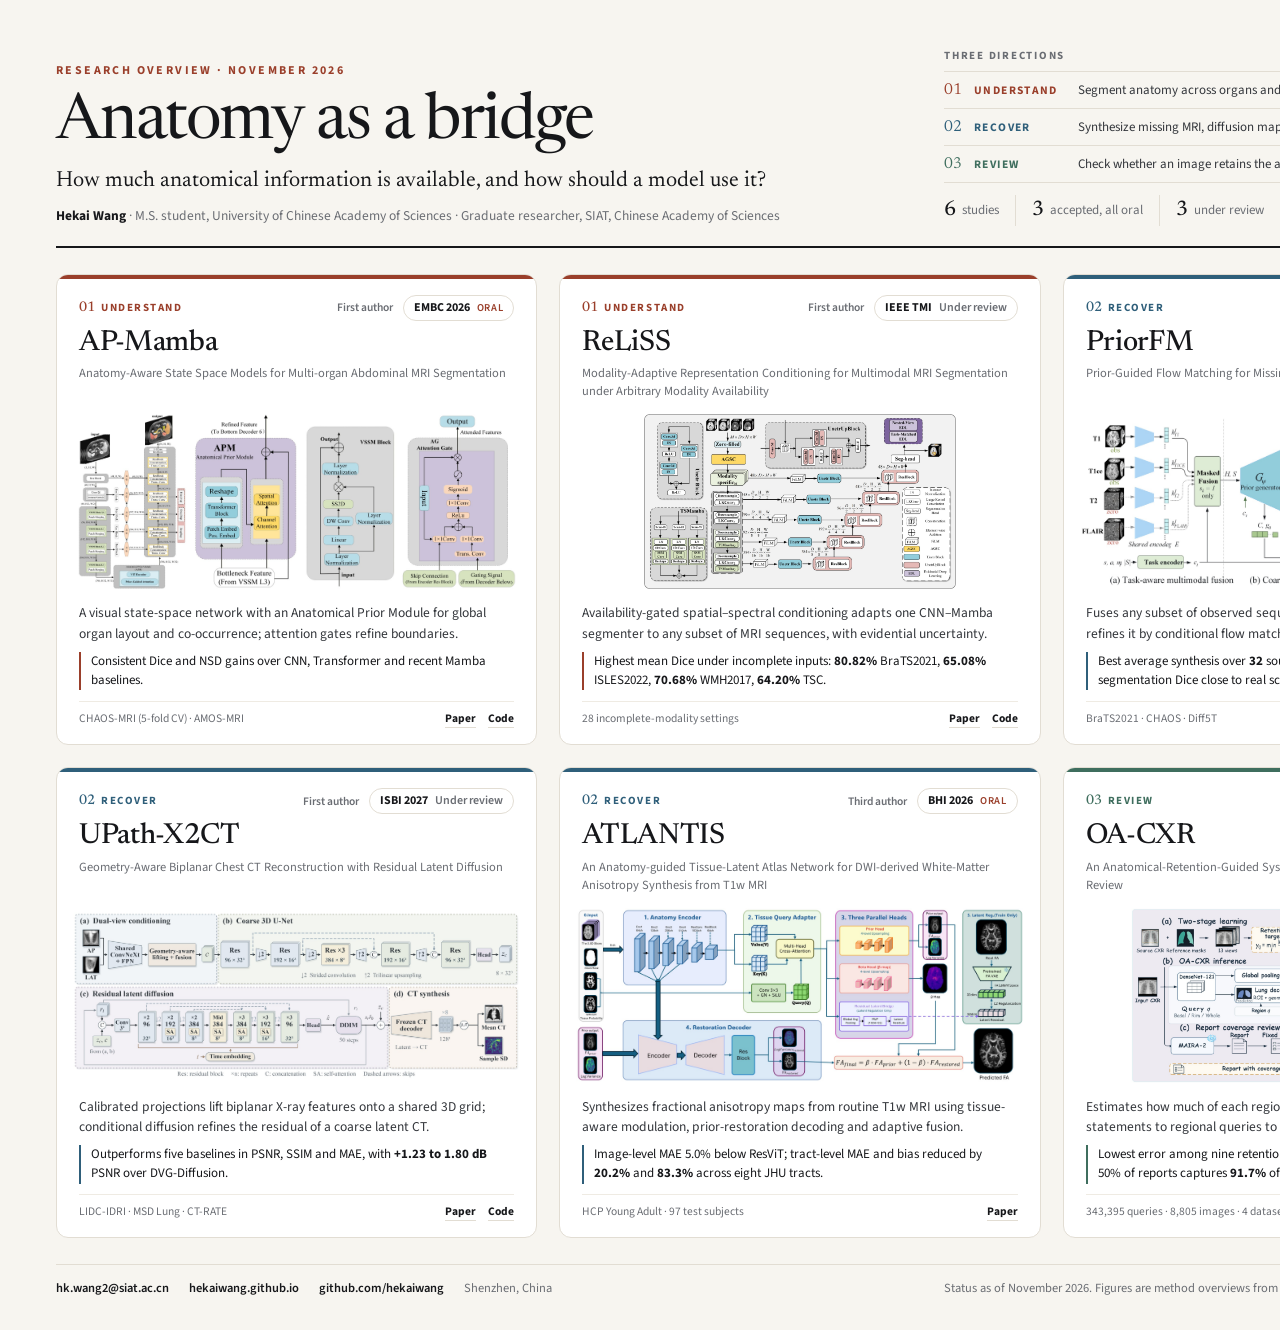
<file: overview-src/overview.html>
<!doctype html>
<html lang="en">
<head>
<meta charset="utf-8">
<title>Hekai Wang — Research overview</title>
<style>
@font-face { font-family: "Newsreader Display"; font-weight: 400; src: url("fonts/NewsreaderDisplay-400.ttf"); }
@font-face { font-family: "Newsreader"; font-weight: 400; src: url("fonts/NewsreaderText-400.ttf"); }
@font-face { font-family: "Newsreader"; font-weight: 500; src: url("fonts/NewsreaderText-500.ttf"); }
@font-face { font-family: "Source Sans 3"; font-weight: 400; src: url("fonts/SourceSans3-400.ttf"); }
@font-face { font-family: "Source Sans 3"; font-weight: 600; src: url("fonts/SourceSans3-600.ttf"); }
@font-face { font-family: "Source Sans 3"; font-weight: 700; src: url("fonts/SourceSans3-700.ttf"); }
@page { size: 1600px 1330px; margin: 0; }
:root {
  --paper: #f7f5f0;
  --card: #ffffff;
  --ink: #16171a;
  --text: #33363b;
  --muted: #6a6d73;
  --rule: #e2ddd3;
  --t1: #9a3f2b;
  --t2: #2f5f7a;
  --t3: #3f6e5e;
  --serif: "Newsreader", Georgia, serif;
  --sans: "Source Sans 3", Arial, sans-serif;
}
* { box-sizing: border-box; margin: 0; padding: 0; }
html, body { width: 1600px; height: 1330px; }
body { background: var(--paper); color: var(--text); font-family: var(--sans); font-size: 14px; line-height: 1.5; -webkit-font-smoothing: antialiased; font-kerning: normal; }
a { color: inherit; text-decoration: none; }
.page { display: grid; grid-template-rows: auto 1fr auto; gap: 26px; width: 1600px; height: 1330px; padding: 48px 56px 32px; overflow: hidden; }

/* Header */
.top { display: grid; grid-template-columns: minmax(0, 1fr) 600px; gap: 56px; align-items: end; padding-bottom: 20px; border-bottom: 2px solid var(--ink); }
.kicker { margin-bottom: 12px; font-size: 12px; font-weight: 700; letter-spacing: .2em; text-transform: uppercase; color: var(--t1); }
h1 { font-family: "Newsreader Display", var(--serif); font-weight: 400; font-size: 64px; line-height: .98; letter-spacing: -.025em; color: var(--ink); }
.lede { margin-top: 12px; font-family: var(--serif); font-size: 22px; line-height: 1.3; color: var(--ink); }
.who { margin-top: 10px; font-size: 13.5px; color: var(--muted); }
.who b { color: var(--ink); font-weight: 700; }
.question-label { font-size: 11px; font-weight: 700; letter-spacing: .16em; text-transform: uppercase; color: var(--muted); }
.themes { margin-top: 6px; list-style: none; border-top: 1px solid var(--rule); }
.themes li { display: grid; grid-template-columns: 30px 104px minmax(0, 1fr); align-items: baseline; padding: 6px 0; border-bottom: 1px solid var(--rule); font-size: 13px; color: var(--text); }
.themes .n { font-family: var(--serif); font-size: 16px; }
.themes .name { font-size: 11.5px; font-weight: 700; letter-spacing: .12em; text-transform: uppercase; }
.stats { display: flex; margin-top: 12px; list-style: none; }
.stats li { padding: 0 16px; border-left: 1px solid var(--rule); font-size: 13px; color: var(--muted); white-space: nowrap; }
.stats li:first-child { padding-left: 0; border-left: 0; }
.stats b { margin-right: 6px; font-family: var(--serif); font-size: 21px; font-weight: 500; color: var(--ink); vertical-align: -1px; }

/* Cards */
.grid { display: grid; grid-template-columns: repeat(3, minmax(0, 1fr)); grid-template-rows: repeat(2, minmax(0, 1fr)); gap: 22px; min-height: 0; }
.card { position: relative; display: flex; flex-direction: column; min-height: 0; padding: 20px 22px 16px; background: var(--card); border: 1px solid var(--rule); border-radius: 12px; overflow: hidden; }
.card > * { flex-shrink: 0; }
.card::before { content: ""; position: absolute; left: 0; right: 0; top: 0; height: 4px; background: var(--c); }
.c1 { --c: var(--t1); } .c2 { --c: var(--t2); } .c3 { --c: var(--t3); }
.head { display: flex; align-items: center; justify-content: space-between; gap: 12px; }
.theme { font-size: 11px; font-weight: 700; letter-spacing: .14em; text-transform: uppercase; color: var(--c); }
.theme b { margin-right: 6px; font-family: var(--serif); font-size: 14px; font-weight: 500; letter-spacing: 0; }
.venue { display: inline-flex; align-items: center; gap: 7px; padding: 3px 10px; border: 1px solid var(--rule); border-radius: 999px; font-size: 12px; font-weight: 700; color: var(--ink); white-space: nowrap; }
.venue i { font-style: normal; font-weight: 600; color: var(--muted); }
.venue.oral i { color: var(--t1); letter-spacing: .06em; text-transform: uppercase; font-size: 10.5px; }
h2 { margin-top: 8px; font-family: var(--serif); font-size: 29px; font-weight: 500; line-height: 1.05; letter-spacing: -.012em; color: var(--ink); }
.ptitle { margin-top: 5px; height: 36px; overflow: hidden; font-size: 12.5px; line-height: 18px; color: var(--muted); }
.fig { flex: none; display: flex; align-items: center; justify-content: center; height: 175px; margin: 14px -6px 0; }
.fig img { display: block; max-width: 100%; max-height: 100%; width: auto; height: auto; object-fit: contain; }
.idea { margin-top: 14px; font-size: 13.5px; line-height: 1.5; color: var(--text); }
.result { margin-top: 8px; margin-bottom: 10px; padding-left: 10px; border-left: 2px solid var(--c); font-size: 13px; line-height: 1.48; color: var(--ink); }
.result b { font-weight: 700; }
.meta { display: flex; justify-content: space-between; gap: 12px; margin-top: auto; padding-top: 8px; border-top: 1px solid #efebe3; font-size: 11.5px; color: var(--muted); }
.meta .links { display: flex; gap: 12px; white-space: nowrap; font-weight: 700; color: var(--ink); }
.meta .links a { border-bottom: 1px solid var(--rule); }
.right { display: inline-flex; align-items: center; gap: 10px; }
.role { font-size: 11.5px; font-weight: 600; color: var(--muted); }

/* Footer */
.foot { display: flex; align-items: baseline; justify-content: space-between; gap: 24px; padding-top: 14px; border-top: 1px solid var(--rule); font-size: 12.5px; color: var(--muted); }
.foot .contact { display: flex; gap: 20px; font-weight: 600; color: var(--ink); }
.foot .contact span { color: var(--muted); font-weight: 400; }
</style>
</head>
<body>
<div class="page">

  <header class="top">
    <div>
      <p class="kicker">Research overview · November 2026</p>
      <h1>Anatomy as a bridge</h1>
      <p class="lede">How much anatomical information is available, and how should a model use it?</p>
      <p class="who"><b>Hekai Wang</b> · M.S. student, University of Chinese Academy of Sciences · Graduate researcher, SIAT, Chinese Academy of Sciences</p>
    </div>
    <div>
      <p class="question-label">Three directions</p>
      <ol class="themes">
        <li><span class="n" style="color:var(--t1)">01</span><span class="name" style="color:var(--t1)">Understand</span><span>Segment anatomy across organs and whichever MRI sequences exist</span></li>
        <li><span class="n" style="color:var(--t2)">02</span><span class="name" style="color:var(--t2)">Recover</span><span>Synthesize missing MRI, diffusion maps or 3D CT from limited inputs</span></li>
        <li><span class="n" style="color:var(--t3)">03</span><span class="name" style="color:var(--t3)">Review</span><span>Check whether an image retains the anatomy a report refers to</span></li>
      </ol>
      <ul class="stats">
        <li><b>6</b>studies</li>
        <li><b>3</b>accepted, all oral</li>
        <li><b>3</b>under review</li>
        <li><b>5</b>as first author</li>
      </ul>
    </div>
  </header>

  <main class="grid">

    <article class="card c1">
      <div class="head"><span class="theme"><b>01</b>Understand</span><span class="right"><span class="role">First author</span><span class="venue oral">EMBC 2026 <i>Oral</i></span></span></div>
      <h2>AP-Mamba</h2>
      <p class="ptitle">Anatomy-Aware State Space Models for Multi-organ Abdominal MRI Segmentation</p>
      <figure class="fig"><img src="img/ap-mamba.jpg" alt="AP-Mamba network, Anatomical Prior Module and attention gate"></figure>
      <p class="idea">A visual state-space network with an Anatomical Prior Module for global organ layout and co-occurrence; attention gates refine boundaries.</p>
      <p class="result">Consistent Dice and NSD gains over CNN, Transformer and recent Mamba baselines.</p>
      <p class="meta"><span>CHAOS-MRI (5-fold CV) · AMOS-MRI</span><span class="links"><a href="https://hekaiwang.github.io/papers/ap-mamba.pdf">Paper</a><a href="https://github.com/hekaiwang/AP-MAMBA">Code</a></span></p>
    </article>

    <article class="card c1">
      <div class="head"><span class="theme"><b>01</b>Understand</span><span class="right"><span class="role">First author</span><span class="venue">IEEE TMI <i>Under review</i></span></span></div>
      <h2>ReLiSS</h2>
      <p class="ptitle">Modality-Adaptive Representation Conditioning for Multimodal MRI Segmentation under Arbitrary Modality Availability</p>
      <figure class="fig"><img src="img/reliss.jpg" alt="ReLiSS architecture"></figure>
      <p class="idea">Availability-gated spatial–spectral conditioning adapts one CNN–Mamba segmenter to any subset of MRI sequences, with evidential uncertainty.</p>
      <p class="result">Highest mean Dice under incomplete inputs: <b>80.82%</b> BraTS2021, <b>65.08%</b> ISLES2022, <b>70.68%</b> WMH2017, <b>64.20%</b> TSC.</p>
      <p class="meta"><span>28 incomplete-modality settings</span><span class="links"><a href="https://hekaiwang.github.io/papers/reliss.pdf">Paper</a><a href="https://github.com/hekaiwang/ReLiSS">Code</a></span></p>
    </article>

    <article class="card c2">
      <div class="head"><span class="theme"><b>02</b>Recover</span><span class="right"><span class="role">First author</span><span class="venue oral">BIBM 2026 <i>Oral</i></span></span></div>
      <h2>PriorFM</h2>
      <p class="ptitle">Prior-Guided Flow Matching for Missing Modality MRI Synthesis</p>
      <figure class="fig"><img src="img/prior-flow.jpg" alt="PriorFM method overview"></figure>
      <p class="idea">Fuses any subset of observed sequences into a coarse anatomical prior, then refines it by conditional flow matching in a few Euler steps.</p>
      <p class="result">Best average synthesis over <b>32</b> source-to-target tasks; synthesized scans give segmentation Dice close to real scans.</p>
      <p class="meta"><span>BraTS2021 · CHAOS · Diff5T</span><span class="links"><a href="https://hekaiwang.github.io/papers/prior-flow.pdf">Paper</a><a href="https://github.com/hekaiwang/PriorFM">Code</a></span></p>
    </article>

    <article class="card c2">
      <div class="head"><span class="theme"><b>02</b>Recover</span><span class="right"><span class="role">First author</span><span class="venue">ISBI 2027 <i>Under review</i></span></span></div>
      <h2>UPath-X2CT</h2>
      <p class="ptitle">Geometry-Aware Biplanar Chest CT Reconstruction with Residual Latent Diffusion</p>
      <figure class="fig"><img src="img/upath.jpg" alt="UPath-X2CT method overview"></figure>
      <p class="idea">Calibrated projections lift biplanar X-ray features onto a shared 3D grid; conditional diffusion refines the residual of a coarse latent CT.</p>
      <p class="result">Outperforms five baselines in PSNR, SSIM and MAE, with <b>+1.23 to 1.80 dB</b> PSNR over DVG-Diffusion.</p>
      <p class="meta"><span>LIDC-IDRI · MSD Lung · CT-RATE</span><span class="links"><a href="https://hekaiwang.github.io/papers/upath.pdf">Paper</a><a href="https://github.com/hekaiwang/UPath-X2CT">Code</a></span></p>
    </article>

    <article class="card c2">
      <div class="head"><span class="theme"><b>02</b>Recover</span><span class="right"><span class="role">Third author</span><span class="venue oral">BHI 2026 <i>Oral</i></span></span></div>
      <h2>ATLANTIS</h2>
      <p class="ptitle">An Anatomy-guided Tissue-Latent Atlas Network for DWI-derived White-Matter Anisotropy Synthesis from T1w MRI</p>
      <figure class="fig"><img src="img/atlantis.jpg" alt="ATLANTIS architecture"></figure>
      <p class="idea">Synthesizes fractional anisotropy maps from routine T1w MRI using tissue-aware modulation, prior-restoration decoding and adaptive fusion.</p>
      <p class="result">Image-level MAE 5.0% below ResViT; tract-level MAE and bias reduced by <b>20.2%</b> and <b>83.3%</b> across eight JHU tracts.</p>
      <p class="meta"><span>HCP Young Adult · 97 test subjects</span><span class="links"><a href="https://hekaiwang.github.io/papers/atlantis.pdf">Paper</a></span></p>
    </article>

    <article class="card c3">
      <div class="head"><span class="theme"><b>03</b>Review</span><span class="right"><span class="role">First author</span><span class="venue">Journal <i>Under review</i></span></span></div>
      <h2>OA-CXR</h2>
      <p class="ptitle">An Anatomical-Retention-Guided System for Selective Chest Radiograph Report Review</p>
      <figure class="fig"><img src="img/oa-cxr.jpg" alt="OA-CXR two-stage learning, inference and report coverage review"></figure>
      <p class="idea">Estimates how much of each region a radiograph retains, then maps report statements to regional queries to flag those needing review.</p>
      <p class="result">Lowest error among nine retention regressors (macro MAE <b>0.0296</b>); reviewing 50% of reports captures <b>91.7%</b> of those with low-retention statements.</p>
      <p class="meta"><span>343,395 queries · 8,805 images · 4 datasets</span><span class="links"><a href="https://hekaiwang.github.io/papers/oa-cxr.pdf?v=2">Paper</a><a href="https://github.com/hekaiwang/OA-CXR">Code</a></span></p>
    </article>

  </main>

  <footer class="foot">
    <p class="contact"><a href="mailto:hk.wang2@siat.ac.cn">hk.wang2@siat.ac.cn</a><a href="https://hekaiwang.github.io/">hekaiwang.github.io</a><a href="https://github.com/hekaiwang">github.com/hekaiwang</a><span>Shenzhen, China</span></p>
    <p>Status as of November 2026. Figures are method overviews from the respective papers. Personal research summary.</p>
  </footer>

</div>
</body>
</html>
</file>
<file: style.css>
/* Hekai Wang — academic homepage
   Newsreader for display, Source Sans 3 for reading.
   Warm paper with tinted alternating sections, ink text, one brick accent from the campus photographs. */

@font-face { font-family: "Newsreader"; font-style: normal; font-weight: 200 800; font-display: swap; src: url("assets/newsreader-latin.woff2") format("woff2"); }
@font-face { font-family: "Source Sans 3"; font-style: normal; font-weight: 200 900; font-display: swap; src: url("assets/source-sans-3-latin.woff2") format("woff2"); }

:root {
  --paper: #faf9f6;
  --tint: #f2efe8;
  --card: #ffffff;
  --ink: #15161a;
  --text: #2f3237;
  --muted: #5f636a;
  --rule: #e3dfd6;
  --rule-strong: #cbc5b9;
  --accent: #9a3f2b;
  --accent-soft: rgba(154, 63, 43, .09);
  --band: #17181b;
  --focus: #2f5d9e;
  --flash: rgba(154, 63, 43, .08);

  --serif: "Newsreader", "Iowan Old Style", "Palatino Linotype", Georgia, serif;
  --sans: "Source Sans 3", -apple-system, BlinkMacSystemFont, "Segoe UI", "Helvetica Neue", Arial, "PingFang SC", "Microsoft YaHei", sans-serif;

  --header-h: 64px;
  --wrap: 1160px;
  --gutter: clamp(20px, 4.5vw, 48px);
  --ease: cubic-bezier(.2, .7, .2, 1);
  color-scheme: light dark;
}

@media (prefers-color-scheme: dark) {
  :root {
    --paper: #111214;
    --tint: #17181b;
    --card: #1d1e22;
    --ink: #f1efea;
    --text: #d5d3ce;
    --muted: #a5a7ac;
    --rule: #2a2c30;
    --rule-strong: #3e4046;
    --accent: #e39a83;
    --accent-soft: rgba(227, 154, 131, .13);
    --band: #1b1c20;
    --focus: #8fb4ff;
    --flash: rgba(227, 154, 131, .1);
  }
}

/* ---------- Base ---------- */

*, *::before, *::after { box-sizing: border-box; }
html { -webkit-text-size-adjust: 100%; text-size-adjust: 100%; scroll-padding-top: calc(var(--header-h) + 24px); }
/* Smooth scrolling only after load, so links like publications.html#pub-reliss land instantly. */
@media (prefers-reduced-motion: no-preference) { html.smooth { scroll-behavior: smooth; } }
body {
  margin: 0;
  background: var(--paper);
  color: var(--text);
  font-family: var(--sans);
  font-size: 1.125rem;
  line-height: 1.65;
  font-kerning: normal;
  -webkit-font-smoothing: antialiased;
  -moz-osx-font-smoothing: grayscale;
  text-rendering: optimizeLegibility;
}
h1, h2, h3, h4, h5, p, ul, ol, dl, dd, figure { margin: 0; }
img { display: block; max-width: 100%; height: auto; }
a { color: inherit; text-decoration: none; }
button { font: inherit; color: inherit; background: none; border: 0; padding: 0; margin: 0; cursor: pointer; -webkit-tap-highlight-color: transparent; }
:focus-visible { outline: 2px solid var(--focus); outline-offset: 3px; border-radius: 4px; }
::selection { background: color-mix(in srgb, var(--accent) 22%, transparent); }

.wrap { width: 100%; max-width: calc(var(--wrap) + 2 * var(--gutter)); margin-inline: auto; padding-inline: var(--gutter); }
.visually-hidden { position: absolute !important; width: 1px; height: 1px; padding: 0; margin: -1px; overflow: hidden; clip: rect(0 0 0 0); white-space: nowrap; border: 0; }
.skip { position: absolute; left: 12px; top: -80px; z-index: 100; padding: 8px 14px; background: var(--ink); color: var(--paper); border-radius: 6px; font-size: 1rem; }
.skip:focus { top: 12px; }

.i { width: 16px; height: 16px; flex: none; fill: none; stroke: currentColor; stroke-width: 1.8; stroke-linecap: round; stroke-linejoin: round; }

/* Small pill buttons used for links and toggles. */
.btn-s {
  display: inline-flex;
  align-items: center;
  gap: 7px;
  min-height: 36px;
  padding: 0 14px;
  border: 1px solid var(--rule-strong);
  border-radius: 999px;
  background: var(--card);
  color: var(--ink);
  font-size: .9rem;
  font-weight: 600;
  line-height: 1;
  white-space: nowrap;
  transition: border-color .2s ease, background-color .2s ease, color .2s ease;
}
.btn-s:hover { border-color: var(--ink); }
.btn-s[aria-expanded="true"] { background: var(--ink); border-color: var(--ink); color: var(--paper); }
.btn-s .chev { width: 15px; height: 15px; margin-right: -3px; transition: transform .35s var(--ease); }
.btn-s[aria-expanded="true"] .chev { transform: rotate(180deg); }
.btn-s .i-done { display: none; }
.btn-s.is-done .i-idle { display: none; }
.btn-s.is-done .i-done { display: block; }

.chips { display: flex; flex-wrap: wrap; gap: 8px; margin: 0; padding: 0; list-style: none; }
.chips li { padding: 5px 13px; border: 1px solid var(--rule); border-radius: 999px; background: var(--tint); color: var(--ink); font-size: .92rem; line-height: 1.5; }
.tone .chips li { background: var(--card); }
.mini-label { margin-bottom: 10px; font-size: .8rem; font-weight: 600; letter-spacing: .08em; text-transform: uppercase; color: var(--muted); }

/* ---------- Header ---------- */

.site-header {
  position: fixed;
  inset: 0 0 auto 0;
  z-index: 50;
  height: var(--header-h);
  background: var(--paper);
  color: var(--ink);
  box-shadow: 0 1px 0 var(--rule);
  transition: background-color .35s var(--ease), color .35s var(--ease), box-shadow .35s var(--ease);
}
.js .site-header:not(.is-solid):not(.menu-open) { background: transparent; color: #fff; box-shadow: 0 1px 0 transparent; }
@supports (backdrop-filter: blur(1px)) or (-webkit-backdrop-filter: blur(1px)) {
  .site-header.is-solid { background: color-mix(in srgb, var(--paper) 86%, transparent); -webkit-backdrop-filter: saturate(1.4) blur(14px); backdrop-filter: saturate(1.4) blur(14px); }
}
.bar { display: flex; align-items: center; justify-content: space-between; height: 100%; }
.brand { font-family: var(--serif); font-size: 1.4rem; font-weight: 500; letter-spacing: -.01em; line-height: 1; }
.nav { display: flex; gap: clamp(20px, 2.6vw, 36px); font-size: 1rem; font-weight: 500; }
.nav a { position: relative; padding-block: 6px; opacity: .8; transition: opacity .2s ease; }
.nav a:hover, .nav a[aria-current] { opacity: 1; }
.nav a::after { content: ""; position: absolute; left: 0; right: 0; bottom: 0; height: 1.5px; background: currentColor; transform: scaleX(0); transform-origin: left; transition: transform .3s var(--ease); }
.nav a[aria-current]::after { transform: scaleX(1); }
.menu-button { display: none; }

/* ---------- Hero ---------- */

.hero { position: relative; height: clamp(600px, 90vh, 980px); color: #fff; background: #1a1b1e; overflow: hidden; isolation: isolate; }
.hero-media { position: absolute; inset: 0; z-index: -2; }
.slide, .slide img { position: absolute; inset: 0; width: 100%; height: 100%; object-fit: cover; }
.slide { display: block; opacity: 0; transition: opacity 1.8s ease; }
.slide.is-active { opacity: 1; }
.slide-first img { object-position: 50% 58%; }
.slide-aerial { object-position: 50% 62%; }
.only-phone { display: none; }
.hero::after {
  content: "";
  position: absolute;
  inset: 0;
  z-index: -1;
  background:
    linear-gradient(180deg, rgba(9, 10, 13, .52) 0, rgba(9, 10, 13, 0) 24%),
    linear-gradient(90deg, rgba(9, 10, 13, .42) 0, rgba(9, 10, 13, .16) 45%, rgba(9, 10, 13, 0) 70%),
    linear-gradient(0deg, rgba(9, 10, 13, .86) 0, rgba(9, 10, 13, .56) 32%, rgba(9, 10, 13, .12) 64%, rgba(9, 10, 13, 0) 100%);
}
.hero-inner { position: absolute; inset: auto 0 0 0; padding-bottom: clamp(36px, 8vh, 84px); }
.hero-row { display: flex; align-items: flex-end; justify-content: space-between; gap: 40px; }
.hero-text { max-width: 780px; }
.hero-kicker { margin-bottom: 18px; font-size: .82rem; font-weight: 600; letter-spacing: .18em; text-transform: uppercase; color: rgba(255, 255, 255, .82); }
.hero h1 { margin-bottom: 20px; font-family: var(--serif); font-weight: 400; font-size: clamp(3.4rem, 8.4vw, 7.4rem); line-height: .92; letter-spacing: -.03em; text-wrap: balance; }
.hero-lede { max-width: 34ch; margin-bottom: 28px; font-family: var(--serif); font-size: clamp(1.25rem, 2vw, 1.65rem); line-height: 1.36; color: rgba(255, 255, 255, .96); text-wrap: balance; }
.hero-actions { display: flex; flex-wrap: wrap; gap: 12px; margin-bottom: 32px; }
.hbtn { display: inline-flex; align-items: center; gap: 9px; min-height: 46px; padding: 0 22px; border: 1px solid rgba(255, 255, 255, .55); border-radius: 999px; color: #fff; font-size: 1rem; font-weight: 600; transition: background-color .2s ease, border-color .2s ease; }
.hbtn:hover { background: rgba(255, 255, 255, .12); border-color: #fff; }
.hbtn-solid { background: #fff; border-color: #fff; color: #15161a; }
.hbtn-solid:hover { background: #efebe4; border-color: #efebe4; }
.hero-foot { padding-top: 18px; border-top: 1px solid rgba(255, 255, 255, .22); }
.hero-meta { display: flex; flex-wrap: wrap; gap: 4px 30px; padding: 0; list-style: none; font-size: 1rem; color: rgba(255, 255, 255, .86); }
.hero-meta li { text-wrap: balance; }
.hero-status { display: flex; flex-wrap: wrap; align-items: center; gap: 0 10px; margin-top: 8px; font-size: 1rem; font-weight: 600; color: #fff; }
.status-dot { width: 8px; height: 8px; border-radius: 50%; background: #9bd3a6; box-shadow: 0 0 0 3px rgba(155, 211, 166, .2); }
.hero-sep { color: rgba(255, 255, 255, .5); font-weight: 400; }
.hero-loc { font-weight: 400; color: rgba(255, 255, 255, .86); }
.hero-controls { display: none; }
.js .hero-controls { display: flex; flex: none; flex-direction: column; align-items: flex-end; gap: 12px; }
.js .hero-controls[hidden] { display: none; }
.hero-caption { font-size: .78rem; letter-spacing: .03em; color: rgba(255, 255, 255, .7); text-align: right; transition: opacity .45s ease; }
.hc-nav { display: flex; align-items: center; gap: 12px; }
.hc-btn { display: inline-grid; place-items: center; width: 42px; height: 42px; border: 1px solid rgba(255, 255, 255, .42); border-radius: 50%; background: rgba(12, 13, 16, .22); color: #fff; -webkit-backdrop-filter: blur(6px); backdrop-filter: blur(6px); transition: background-color .2s ease, border-color .2s ease, transform .2s var(--ease); }
.hc-btn .i { width: 18px; height: 18px; stroke-width: 1.7; }
.hc-btn:hover { background: rgba(255, 255, 255, .16); border-color: #fff; }
.hc-btn:active { transform: scale(.94); }
.hc-count { display: inline-flex; align-items: baseline; gap: 5px; min-width: 44px; justify-content: center; font-size: .85rem; font-weight: 600; letter-spacing: .04em; color: #fff; font-variant-numeric: tabular-nums; }
.hc-sep, .hc-total { color: rgba(255, 255, 255, .55); font-weight: 500; }
.hc-dots { display: none; }
.hc-dot { position: relative; width: 26px; height: 32px; }
.hc-dot::before { content: ""; position: absolute; left: 3px; right: 3px; top: 50%; height: 3px; margin-top: -1.5px; border-radius: 2px; background: rgba(255, 255, 255, .42); transition: background-color .3s ease; }
.hc-dot[aria-current="true"]::before { background: #fff; }
.hero-home { touch-action: pan-y pinch-zoom; }
.hero-caption.is-fading { opacity: 0; }

/* Sub-page photo band */
.hero-page { height: clamp(360px, 48vh, 480px); }
.hero-page::before { content: ""; position: absolute; inset: 0; z-index: -1; background: rgba(9, 10, 13, .28); }
.band-pubs img { object-position: 50% 62%; }
.band-xp img { object-position: 50% 64%; }
.hero-page .hero-inner { padding-bottom: clamp(32px, 6vh, 56px); }
.hero-page h1 { margin-bottom: 14px; font-size: clamp(2.9rem, 6.2vw, 4.9rem); }
.hero-page .hero-lede { margin-bottom: 0; max-width: 46ch; }
.page-stats { display: flex; flex-wrap: wrap; gap: 10px 0; margin: 26px 0 0; padding: 18px 0 0; list-style: none; border-top: 1px solid rgba(255, 255, 255, .22); }
.page-stats li { display: flex; align-items: baseline; gap: 8px; padding-right: 26px; margin-right: 26px; border-right: 1px solid rgba(255, 255, 255, .22); font-size: 1rem; color: rgba(255, 255, 255, .86); }
.page-stats li:last-child { border-right: 0; margin-right: 0; padding-right: 0; }
.page-stats b { font-family: var(--serif); font-size: 1.75rem; font-weight: 500; line-height: 1; color: #fff; }
.list-note { margin-bottom: 36px; font-size: 1rem; color: var(--muted); }
.list-note b { font-weight: 600; color: var(--ink); }

/* ---------- Sections ---------- */

.section { padding-block: clamp(64px, 8vw, 104px); }
.tone { background: var(--tint); }
.section-header { display: flex; flex-wrap: wrap; align-items: flex-end; justify-content: space-between; gap: 14px 48px; margin-bottom: clamp(30px, 4vw, 46px); }
.section-title { font-family: var(--serif); font-weight: 500; font-size: clamp(2.1rem, 3.4vw, 2.9rem); line-height: 1.05; letter-spacing: -.02em; color: var(--ink); }
.section-title::before { content: ""; display: block; width: 30px; height: 3px; margin-bottom: 18px; border-radius: 2px; background: var(--accent); }
.section-desc { max-width: 520px; font-size: 1.05rem; color: var(--muted); }
.section-question { max-width: 560px; font-family: var(--serif); font-size: clamp(1.25rem, 1.9vw, 1.5rem); line-height: 1.35; color: var(--ink); text-wrap: balance; }

/* About */
.about { display: grid; grid-template-columns: minmax(0, 280px) minmax(0, 1fr); gap: clamp(32px, 5vw, 64px); align-items: start; }
.portrait img { width: 100%; aspect-ratio: 3 / 4; object-fit: cover; border-radius: 14px; }
.about-text { max-width: 800px; }
.about-text .lead { margin-bottom: 22px; font-family: var(--serif); font-size: clamp(1.4rem, 2.1vw, 1.7rem); line-height: 1.4; letter-spacing: -.006em; color: var(--ink); text-wrap: pretty; }
.about-text p { text-wrap: pretty; }
.about-text p + p { margin-top: 14px; }
.about-text strong { font-weight: 600; color: var(--ink); }
.interests { margin-top: 30px; }
.about-links { display: flex; flex-wrap: wrap; gap: 10px; margin-top: 26px; }

/* Research */
.cards { display: grid; grid-template-columns: repeat(3, minmax(0, 1fr)); gap: 20px; }
.card { display: flex; flex-direction: column; padding: 28px 28px 26px; background: var(--card); border: 1px solid var(--rule); border-radius: 16px; box-shadow: 0 1px 2px rgba(40, 30, 15, .04), 0 8px 24px -18px rgba(40, 30, 15, .18); }
.card-top { display: flex; align-items: baseline; gap: 12px; margin-bottom: 18px; }
.card-num { font-family: var(--serif); font-size: 1.1rem; font-weight: 500; color: var(--accent); font-variant-numeric: lining-nums tabular-nums; }
.card-kicker { font-size: .8rem; font-weight: 700; letter-spacing: .12em; text-transform: uppercase; color: var(--accent); }
.card h3 { margin-bottom: 10px; font-family: var(--serif); font-size: 1.55rem; font-weight: 600; line-height: 1.18; letter-spacing: -.012em; color: var(--ink); text-wrap: balance; }
.card > p { font-size: 1.02rem; line-height: 1.6; text-wrap: pretty; }
.card > .card-links { display: flex; flex-wrap: wrap; align-items: center; gap: 8px; margin-top: auto; padding-top: 24px; }
.card-links-label { width: 100%; font-size: .8rem; font-weight: 600; letter-spacing: .06em; text-transform: uppercase; color: var(--muted); }
.tag { display: inline-flex; align-items: center; min-height: 32px; padding: 0 13px; border: 1px solid var(--rule); border-radius: 999px; background: var(--tint); color: var(--ink); font-size: .9rem; font-weight: 600; transition: border-color .2s ease, background-color .2s ease; }
.tag:hover { border-color: var(--ink); background: var(--card); }
.research-foot { display: flex; flex-wrap: wrap; align-items: center; justify-content: space-between; gap: 16px 32px; margin-top: 28px; padding-top: 24px; border-top: 1px solid var(--rule-strong); }
.research-foot p { max-width: 640px; text-wrap: pretty; }

/* Publications */
.pub-group + .pub-group { margin-top: 60px; }
.group-title { display: flex; align-items: center; gap: 12px; padding-bottom: 14px; border-bottom: 2px solid var(--ink); font-size: 1.4rem; font-weight: 600; line-height: 1.2; letter-spacing: -.005em; color: var(--ink); }
.count { display: inline-grid; place-items: center; min-width: 28px; height: 28px; padding: 0 8px; border-radius: 999px; background: var(--tint); color: var(--muted); font-size: .88rem; font-weight: 600; }
.pub { display: grid; grid-template-columns: 136px minmax(0, 1fr); gap: 28px; padding: 28px 0; border-bottom: 1px solid var(--rule); border-radius: 2px; }
.pub:target { animation: flash 2.4s var(--ease); }
@keyframes flash { 0%, 30% { background: var(--flash); box-shadow: 0 0 0 16px var(--flash); } 100% { background: transparent; box-shadow: 0 0 0 16px transparent; } }
.pub-badge { display: flex; flex-direction: column; align-items: flex-start; gap: 8px; padding-top: 1px; }
.venue { display: inline-block; padding: 5px 11px; border: 1px solid var(--rule-strong); border-radius: 8px; background: var(--card); color: var(--ink); font-size: .88rem; font-weight: 700; line-height: 1.35; letter-spacing: .01em; white-space: nowrap; }
.flag { font-size: .82rem; font-weight: 600; color: var(--muted); }
.flag-oral { padding: 2px 10px; border-radius: 999px; background: var(--accent-soft); color: var(--accent); font-size: .76rem; font-weight: 700; letter-spacing: .08em; text-transform: uppercase; }
.pub-title { font-size: 1.2rem; font-weight: 600; line-height: 1.38; letter-spacing: -.004em; color: var(--ink); text-wrap: pretty; }
.pub-title a { transition: color .2s ease; }
.pub-title a:hover { color: var(--accent); }
.pub-authors { margin-top: 8px; font-size: 1rem; line-height: 1.55; color: var(--muted); }
.pub-authors b { font-weight: 700; color: var(--ink); }
.pub-venue { margin-top: 4px; font-size: .98rem; color: var(--text); }
.pub-actions { display: flex; flex-wrap: wrap; gap: 8px; margin-top: 16px; }

/* Inline details: height animates through grid rows; hidden content leaves the tab order. */
.js .reveal { display: grid; grid-template-rows: 0fr; visibility: hidden; transition: grid-template-rows .42s var(--ease), visibility 0s linear .42s; }
.js .reveal.is-open { grid-template-rows: 1fr; visibility: visible; transition: grid-template-rows .42s var(--ease), visibility 0s linear 0s; }
.reveal-inner { min-height: 0; overflow: hidden; }
.js .reveal .reveal-inner > * { opacity: 0; transform: translateY(-4px); transition: opacity .25s ease, transform .35s var(--ease); }
.js .reveal.is-open .reveal-inner > * { opacity: 1; transform: none; transition: opacity .35s ease .08s, transform .42s var(--ease) .04s; }
@media (prefers-reduced-motion: reduce) {
  .js .reveal, .js .reveal.is-open, .js .reveal .reveal-inner > *, .js .reveal.is-open .reveal-inner > * { transition: none; }
}
.detail { padding-top: 22px; }
.detail-summary { max-width: 72ch; font-size: 1.02rem; color: var(--text); text-wrap: pretty; }
.figure { margin-top: 18px; padding: clamp(12px, 2.2vw, 24px); background: #fff; border: 1px solid var(--rule); border-radius: 12px; }
.figure a { display: block; cursor: zoom-in; }
.figure img { width: auto; max-width: 100%; max-height: 480px; margin-inline: auto; }
.figure figcaption { margin-top: 12px; font-size: .85rem; color: #63666c; text-align: center; }
.detail-cols { display: grid; grid-template-columns: minmax(0, 1.25fr) minmax(0, 1fr); gap: 36px; margin-top: 22px; }
.detail h5 { margin-bottom: 8px; font-size: .82rem; font-weight: 700; letter-spacing: .08em; text-transform: uppercase; color: var(--muted); }
.detail ul { margin: 0; padding-left: 1.1em; }
.detail li, .detail-cols p { font-size: 1rem; line-height: 1.6; }
.detail li + li { margin-top: 6px; }
.detail li::marker { color: var(--accent); }

/* Figure preview */
html.lb-lock { overflow: hidden; }
.lightbox { position: fixed; inset: 0; z-index: 100; display: flex; align-items: center; justify-content: center; padding: 72px clamp(12px, 4vw, 56px) clamp(16px, 4vh, 40px); background: rgba(12, 13, 15, .9); -webkit-backdrop-filter: blur(10px); backdrop-filter: blur(10px); opacity: 0; transition: opacity .22s ease; cursor: zoom-out; touch-action: pinch-zoom; overscroll-behavior: contain; }
.lightbox[hidden] { display: none; }
.lightbox.is-open { opacity: 1; }
.lb-figure { display: flex; flex-direction: column; align-items: center; max-width: 100%; max-height: 100%; min-height: 0; }
.lb-figure img { width: auto; height: auto; max-width: min(100%, 1800px); max-height: calc(100vh - 170px); max-height: calc(100dvh - 170px); padding: clamp(8px, 1.4vw, 20px); background: #fff; border-radius: 10px; box-shadow: 0 30px 80px rgba(0, 0, 0, .45); cursor: default; transform: scale(.985); transition: transform .3s var(--ease); }
.lightbox.is-open .lb-figure img { transform: none; }
.lb-figure figcaption { margin-top: 14px; font-size: .9rem; line-height: 1.5; color: rgba(255, 255, 255, .78); text-align: center; cursor: zoom-out; }
.lb-caption:not(:empty)::after { content: " · "; color: rgba(255, 255, 255, .4); }
.lb-hint { color: rgba(255, 255, 255, .55); }
.lb-hint-touch { display: none; }
@media (hover: none) { .lb-hint-pointer { display: none; } .lb-hint-touch { display: inline; } }
.lb-bar { position: absolute; top: 14px; right: clamp(12px, 3vw, 24px); display: flex; gap: 10px; }
.lb-bar a, .lb-bar button { display: inline-flex; align-items: center; min-height: 40px; padding: 0 16px; border: 1px solid rgba(255, 255, 255, .32); border-radius: 999px; background: rgba(255, 255, 255, .06); color: #fff; font-size: .9rem; font-weight: 600; cursor: pointer; transition: border-color .2s ease, background-color .2s ease; }
.lb-bar a:hover, .lb-bar button:hover { border-color: #fff; background: rgba(255, 255, 255, .12); }
@media (prefers-reduced-motion: reduce) { .lightbox, .lb-figure img { transition: none; } }

/* Experience */
.xp-grid { display: grid; grid-template-columns: repeat(2, minmax(0, 1fr)); gap: 56px 64px; }
.xp-wide { grid-column: 1 / -1; }
.xp-group > .group-title { margin-bottom: 26px; }
.timeline { display: grid; gap: 30px; }
.timeline-2 { grid-template-columns: repeat(2, minmax(0, 1fr)); gap: 30px 64px; }
.xp { position: relative; padding-left: 26px; border-left: 1px solid var(--rule-strong); }
.xp::before { content: ""; position: absolute; left: -6px; top: .42em; width: 11px; height: 11px; border-radius: 50%; background: var(--tint); border: 2px solid var(--accent); }
.xp-date { font-size: .92rem; font-weight: 600; color: var(--accent); font-variant-numeric: tabular-nums; }
.xp-date span { font-weight: 400; color: var(--muted); }
.xp h4 { margin-top: 4px; font-size: 1.15rem; font-weight: 600; line-height: 1.38; color: var(--ink); }
.xp-role { margin-top: 2px; font-size: 1.02rem; color: var(--text); }
.xp-where { margin-top: 2px; font-size: .95rem; color: var(--muted); }
.xp ul { margin: 12px 0 0; padding-left: 1.1em; }
.xp li { font-size: 1rem; line-height: 1.6; text-wrap: pretty; }
.xp li + li { margin-top: 6px; }
.xp li::marker { color: var(--accent); }
.skills { display: grid; grid-template-columns: repeat(3, minmax(0, 1fr)); gap: 24px 40px; }

/* Contact */
.band { background: var(--band); color: #e9e7e2; }
.band .section-title { color: #fff; }
.band .section-title::before { background: #e39a83; }
.band .section-desc { color: rgba(255, 255, 255, .72); }
.contact-grid { display: grid; grid-template-columns: repeat(4, minmax(0, 1fr)); gap: 16px; }
.c-card { position: relative; display: flex; flex-direction: column; gap: 10px; min-height: 160px; padding: 22px 22px 20px; border: 1px solid rgba(255, 255, 255, .1); border-radius: 16px; background: rgba(255, 255, 255, .04); color: #fff; }
.c-label { display: flex; align-items: center; gap: 8px; font-size: .8rem; font-weight: 600; letter-spacing: .08em; text-transform: uppercase; color: rgba(255, 255, 255, .62); }
.c-value { font-size: 1.05rem; line-height: 1.45; color: #fff; overflow-wrap: anywhere; }
.c-value a { text-decoration: underline; text-decoration-thickness: 1px; text-underline-offset: .22em; text-decoration-color: rgba(255, 255, 255, .35); transition: text-decoration-color .2s ease; }
.c-value a:hover { text-decoration-color: #fff; }
.c-actions { display: flex; flex-wrap: wrap; gap: 8px; margin-top: auto; padding-top: 6px; }
.band .btn-s { background: transparent; color: #fff; border-color: rgba(255, 255, 255, .3); }
.band .btn-s:hover { border-color: #fff; }
.band .btn-s.is-done { border-color: #9bd3a6; color: #9bd3a6; }
.c-link { transition: border-color .2s ease, background-color .2s ease; }
.c-link:hover { border-color: rgba(255, 255, 255, .36); background: rgba(255, 255, 255, .07); }
.c-go { position: absolute; top: 20px; right: 20px; color: rgba(255, 255, 255, .45); transition: color .2s ease, transform .25s var(--ease); }
.c-link:hover .c-go { color: #fff; transform: translate(2px, -2px); }

/* Contact strip on sub-pages */
.contact-strip { padding-block: clamp(48px, 6vw, 72px); }
.strip-row { display: flex; flex-wrap: wrap; align-items: center; justify-content: space-between; gap: 24px 48px; }
.strip-title { margin-bottom: 6px; font-family: var(--serif); font-size: clamp(1.7rem, 2.6vw, 2.2rem); font-weight: 500; line-height: 1.1; letter-spacing: -.015em; color: #fff; }
.strip-text p { max-width: 46ch; color: rgba(255, 255, 255, .72); }
.strip-actions { display: flex; flex-wrap: wrap; align-items: center; gap: 10px; }
.strip-email { display: inline-flex; align-items: center; gap: 9px; margin-right: 6px; font-size: 1.08rem; font-weight: 600; color: #fff; text-decoration: underline; text-decoration-thickness: 1px; text-underline-offset: .24em; text-decoration-color: rgba(255, 255, 255, .35); transition: text-decoration-color .2s ease; }
.strip-email:hover { text-decoration-color: #fff; }
.strip-email .i { width: 18px; height: 18px; color: rgba(255, 255, 255, .7); }

/* Footer */
.site-footer { padding-bottom: 32px; background: var(--band); color: rgba(255, 255, 255, .58); font-size: .9rem; }
.footer-row { position: relative; display: flex; flex-wrap: wrap; align-items: center; justify-content: space-between; gap: 10px 24px; padding-top: 24px; }
.footer-row::before { content: ""; position: absolute; top: 0; left: var(--gutter); right: var(--gutter); height: 1px; background: rgba(255, 255, 255, .12); }
.dot-sep { margin-inline: 10px; }
.footer-note { margin-top: 4px; font-size: .8rem; color: rgba(255, 255, 255, .5); }
.footer-nav { display: flex; flex-wrap: wrap; gap: 6px 22px; }
.footer-nav a { color: rgba(255, 255, 255, .78); transition: color .2s ease; }
.footer-nav a:hover { color: #fff; }

/* ---------- Responsive ---------- */

@media (max-width: 1024px) {
  .contact-grid { grid-template-columns: repeat(2, minmax(0, 1fr)); }
}

@media (max-width: 900px) {
  .cards { grid-template-columns: minmax(0, 1fr); }
  .card { padding: 24px; }
}

@media (max-width: 860px) {
  :root { --header-h: 56px; }
  .js .menu-button { display: inline-flex; align-items: center; gap: 10px; min-height: 44px; font-size: 1rem; font-weight: 500; }
  .menu-icon { position: relative; width: 16px; height: 8px; }
  .menu-icon::before, .menu-icon::after { content: ""; position: absolute; left: 0; right: 0; height: 1.5px; background: currentColor; transition: transform .3s var(--ease), top .3s var(--ease); }
  .menu-icon::before { top: 0; }
  .menu-icon::after { top: 6.5px; }
  .menu-open .menu-icon::before { top: 3.25px; transform: rotate(45deg); }
  .menu-open .menu-icon::after { top: 3.25px; transform: rotate(-45deg); }

  .nav { display: none; }
  .js .nav {
    display: flex;
    position: absolute;
    top: var(--header-h);
    left: 0;
    right: 0;
    flex-direction: column;
    gap: 0;
    padding: 4px var(--gutter) 16px;
    background: var(--paper);
    color: var(--ink);
    border-bottom: 1px solid var(--rule);
    box-shadow: 0 24px 40px -28px rgba(0, 0, 0, .3);
    opacity: 0;
    transform: translateY(-6px);
    visibility: hidden;
    transition: opacity .22s var(--ease), transform .28s var(--ease), visibility 0s linear .28s;
  }
  .js .menu-open .nav { opacity: 1; transform: none; visibility: visible; transition: opacity .22s var(--ease), transform .28s var(--ease), visibility 0s linear 0s; }
  .nav a { padding: 14px 0; border-bottom: 1px solid var(--rule); font-family: var(--serif); font-size: 1.3rem; font-weight: 500; opacity: 1; }
  .nav a:last-child { border-bottom: 0; }
  .nav a::after { display: none; }
  .nav a[aria-current] { color: var(--accent); }

  .about { grid-template-columns: minmax(0, 1fr); gap: 28px; }
  .portrait { width: 168px; }
  .xp-grid, .timeline-2 { grid-template-columns: minmax(0, 1fr); }
  .xp-grid { gap: 48px; }
}

@media (max-width: 760px), (max-aspect-ratio: 4/5) {
  .hero-home { height: 100vh; height: 100svh; min-height: 600px; max-height: 1000px; }
  .hero-home .only-desk { display: none; }
  .hero-home .only-phone { display: block; }
  .hero-home .slide-first img { object-position: 70% 50%; }
  .hero-home .slide-night { object-position: 30% 50%; }
  .hero-home .slide-ginkgo { object-position: 36% 50%; }
  .hero-page .band-pubs img { object-position: 30% 40%; }
  .hero-page .band-xp img { object-position: 30% 30%; }
  .hero-caption, .hc-nav { display: none; }
  .hc-dots { display: flex; gap: 2px; margin-right: -3px; }
  .hero-home .hero-row { position: relative; }
  .js .hero-home .hero-controls { position: absolute; right: var(--gutter); bottom: 0; }
  .hero-page { height: auto; min-height: 340px; }
  .hero-page .hero-inner { position: relative; padding-top: calc(var(--header-h) + 64px); }
}

@media (max-width: 700px) {
  .pub { grid-template-columns: minmax(0, 1fr); gap: 12px; padding: 24px 0; }
  .pub-badge { flex-direction: row; align-items: center; gap: 10px; }
  .skills { grid-template-columns: minmax(0, 1fr); }
}

@media (max-width: 600px) {
  body { font-size: 1.0625rem; }
  .contact-grid { grid-template-columns: minmax(0, 1fr); }
  .c-card { min-height: 0; }
  .hero-kicker { margin-bottom: 14px; font-size: .76rem; }
  .hero h1 { margin-bottom: 16px; font-size: clamp(3rem, 14vw, 3.9rem); }
  .hero-lede { margin-bottom: 22px; }
  .hero-actions { margin-bottom: 24px; }
  .hbtn { min-height: 44px; padding: 0 18px; font-size: .95rem; }
  .hero-meta { flex-direction: column; gap: 2px; font-size: .95rem; }
  .hero-status { font-size: .95rem; }
  .hero-sep { display: none; }
  .hero-loc { flex-basis: 100%; padding-left: 18px; }
  .hero-inner { padding-bottom: max(30px, env(safe-area-inset-bottom)); }
  .section-header { margin-bottom: 26px; }
  .group-title { font-size: 1.25rem; }
  .pub-title { font-size: 1.12rem; }
  .pub-authors { font-size: .96rem; }
  .detail-cols { grid-template-columns: minmax(0, 1fr); gap: 20px; }
  .research-foot .btn-s { white-space: normal; }
  .footer-row { flex-direction: column; align-items: flex-start; }
  .page-stats { display: grid; grid-template-columns: repeat(2, minmax(0, 1fr)); gap: 10px 16px; }
  .page-stats li { padding: 0; margin: 0; border: 0; font-size: .95rem; }
  .page-stats b { font-size: 1.45rem; }
  .strip-actions { width: 100%; }
  .strip-email { width: 100%; margin: 0 0 4px; }
}

@media print {
  .site-header, .hero-media, .menu-button, .pub-actions, .btn-s, .hero-actions { display: none !important; }
  .hero { height: auto; color: var(--ink); background: none; }
  .hero::after { display: none; }
  .hero-inner { position: static; padding: 24px 0; }
  .hero-meta, .hero-status, .hero-kicker, .hero-lede, .hero-loc { color: var(--ink); }
  .js .reveal { display: block; visibility: visible; }
  .js .reveal .reveal-inner > * { opacity: 1; transform: none; }
  .band, .site-footer { background: none; color: var(--ink); }
}
</file>
